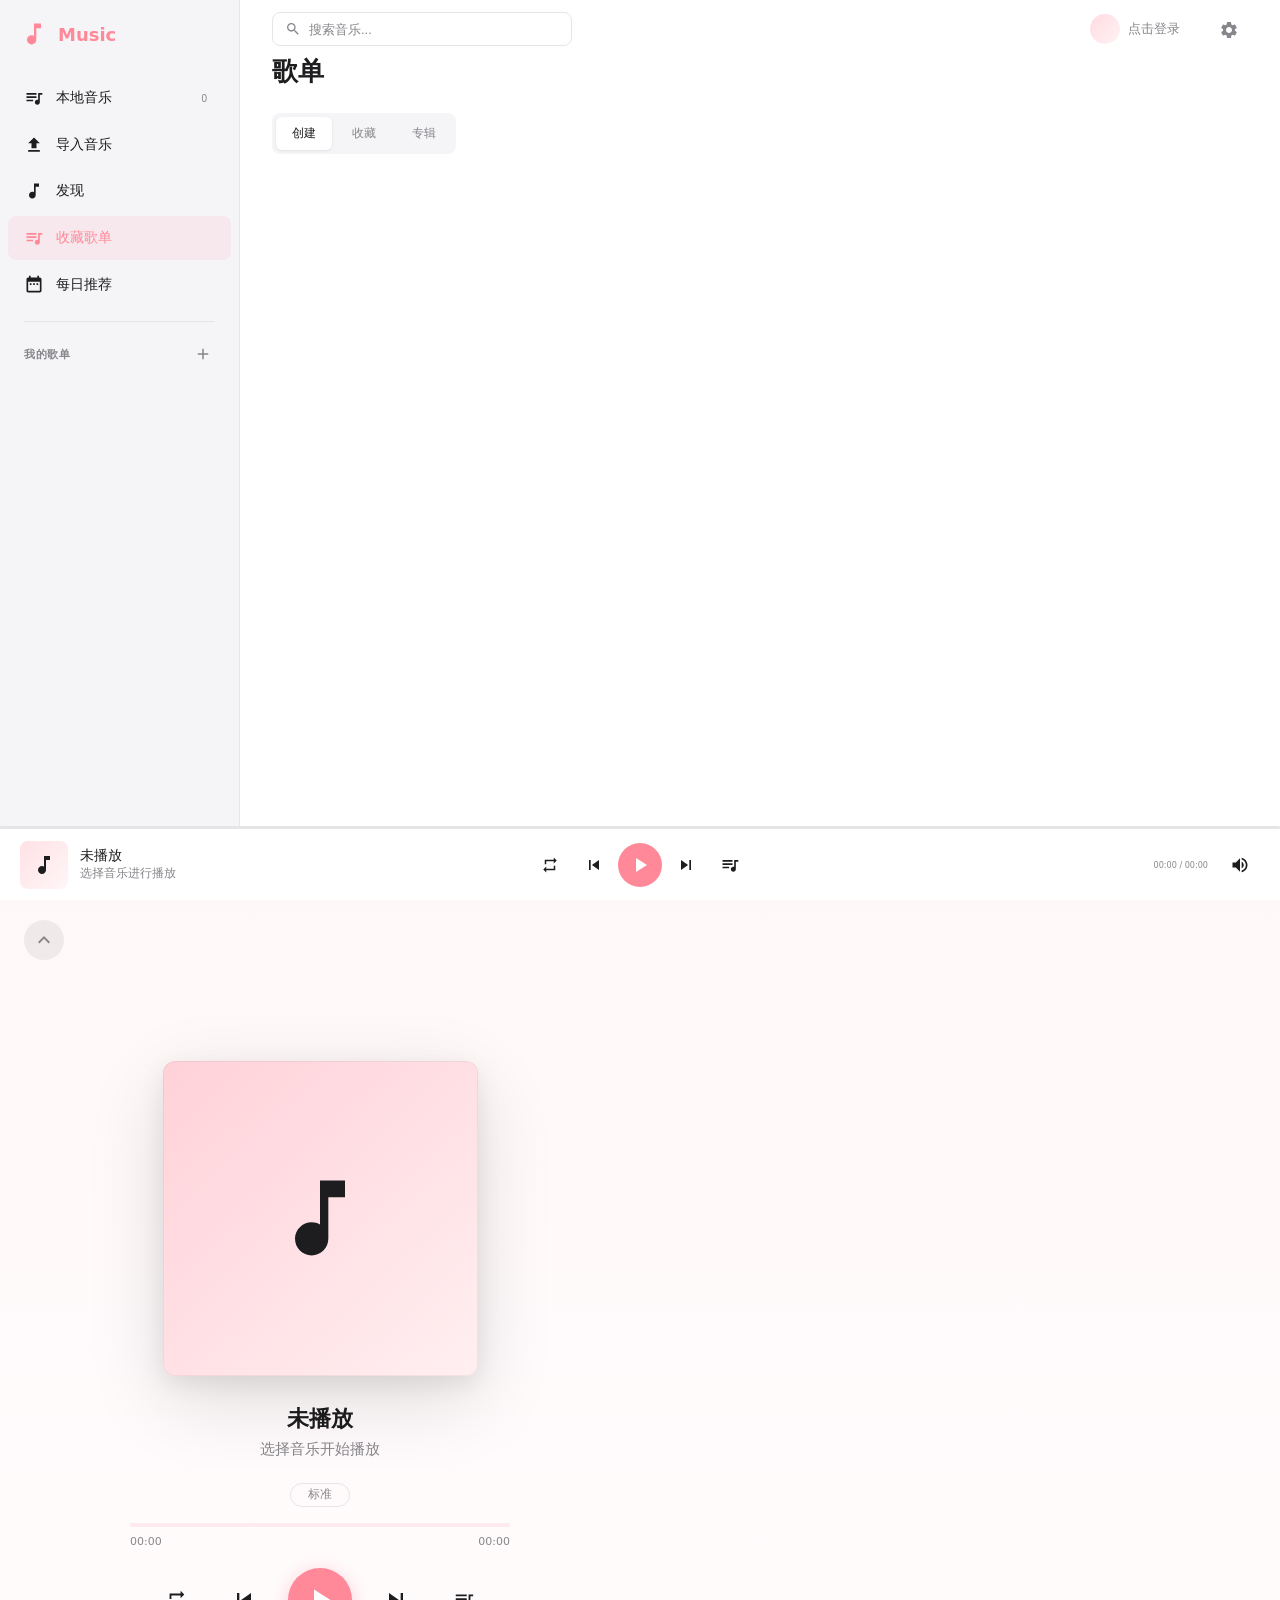
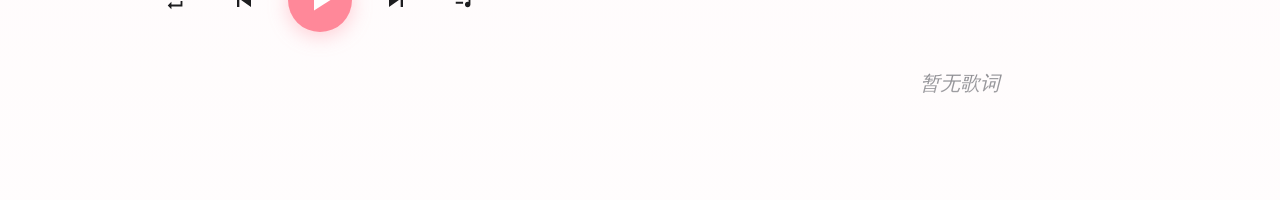
<file: index.html>
<!DOCTYPE html>
<html lang="en">
<head>
    <meta charset="UTF-8">
    <meta name="viewport" content="width=device-width, initial-scale=1.0">
    <title>MusicPlayer</title>
    <link rel="stylesheet" href="css/base.css">
    <link rel="stylesheet" href="css/sidebar.css">
    <link rel="stylesheet" href="css/main.css">
    <link rel="stylesheet" href="css/player.css">
    <link rel="stylesheet" href="css/components.css">
    <link rel="stylesheet" href="css/header.css">
</head>
<body>
    <!--整体布局容器-->
    <div class="app">
        <!--左侧导航栏-->
        <aside class="sidebar">
            <!--logo-->
            <div class="logo">
                <svg width="28" height="28" viewBox="0 0 24 24" fill="currentColor">
                    <path d="M12 3v10.55c-.59-.34-1.27-.55-2-.55C7.79 13 6 14.79 6 17s1.79 4 4 4 4-1.79 4-4V7h4V3h-6z"/>
                </svg>
                <span>Music</span>
            </div>
            <!--导航-->
            <nav class="nav">
                <div class="nav-top">
                    <!--本地音乐-->
                    <button class="nav-item " data-tab="all">
                        <svg width="20" height="20" viewBox="0 0 24 24" fill="currentColor">
                            <path d="M15 6H3v2h12V6zm0 4H3v2h12v-2zM3 16h8v-2H3v2zM17 6v8.18c-.31-.11-.65-.18-1-.18-1.66 0-3 1.34-3 3s1.34 3 3 3 3-1.34 3-3V8h3V6h-5z"/>
                        </svg>
                        <span>本地音乐</span>
                        <span class="nav-count" id="allMusicCount">0</span>
                    </button>
                    <!--导入音乐-->
                    <button class="nav-item " data-tab="import">
                        <svg width="20" height="20" viewBox="0 0 24 24" fill="currentColor">
                            <path d="M9 16h6v-6h4l-7-7-7 7h4v6zm-4 2h14v2H5v-2z"/>
                        </svg>
                        <span>导入音乐</span>
                    </button>
                    <!--发现-->
                    <button class="nav-item " data-tab="discovering">
                        <svg width="20" height="20" viewBox="0 0 24 24" fill="currentColor">
                            <path d="M12 3v10.55c-.59-.34-1.27-.55-2-.55C7.79 13 6 14.79 6 17s1.79 4 4 4 4-1.79 4-4V7h4V3h-6z"/>
                        </svg>
                        <span>发现</span>
                    </button>
                    <!--歌单-->
                    <button class="nav-item active" data-tab="playlists">
                        <svg width="20" height="20" viewBox="0 0 24 24" fill="currentColor">
                            <path d="M15 6H3v2h12V6zm0 4H3v2h12v-2zM3 16h8v-2H3v2zM17 6v8.18c-.31-.11-.65-.18-1-.18-1.66 0-3 1.34-3 3s1.34 3 3 3 3-1.34 3-3V8h3V6h-5z"/>
                        </svg>
                        <span>收藏歌单</span>
                    </button>
                    <!--今日推荐-->
                    <button class="nav-item" data-tab="daily">
                        <svg width="20" height="20" viewBox="0 0 24 24" fill="currentColor">
                            <path d="M19 3h-1V1h-2v2H8V1H6v2H5c-1.1 0-2 .9-2 2v14c0 1.1.9 2 2 2h14c1.1 0 2-.9 2-2V5c0-1.1-.9-2-2-2zm0 16H5V8h14v11zM9 10H7v2h2v-2zm4 0h-2v2h2v-2zm4 0h-2v2h2v-2z"/>
                        </svg>
                        <span>每日推荐</span>
                    </button>
                </div>
                <!--分割线-->
                <div class="nav-divider"></div>
                <!--歌单列表展示-->
                <div class="playlists-section">
                    <!--歌单列表头部-->
                    <div class="section-header">
                        <span>我的歌单</span>
                        <button class="add-playlist-btn" title="新建歌单">
                            <svg width="18" height="18" viewBox="0 0 24 24" fill="currentColor">
                                <path d="M19 13h-6v6h-2v-6H5v-2h6V5h2v6h6v2z"/>
                            </svg>
                        </button>
                    </div>
                    <!--歌单列表-->
                    <div class="playlists-list" id="playlistsList"></div>
                </div>
            </nav>
            
        </aside>
        <!--右侧内容区-->
        <main class="main">
            <!--顶部header-->
            <header class="header"> 
                <!--搜索框-->
                <div class="header-search-box">
                    <svg width="16" height="16" viewBox="0 0 24 24" fill="currentColor">
                        <path d="M15.5 14h-.79l-.28-.27C15.41 12.59 16 11.11 16 9.5 16 5.91 13.09 3 9.5 3S3 5.91 3 9.5 5.91 16 9.5 16c1.61 0 3.09-.59 4.23-1.57l.27.28v.79l5 4.99L20.49 19l-4.99-5zm-6 0C7.01 14 5 11.99 5 9.5S7.01 5 9.5 5 14 7.01 14 9.5 11.99 14 9.5 14z"/>
                    </svg>
                    <input type="text" placeholder="搜索音乐..." id="navSearchInput">
                </div>
                <!--右侧设置按钮和用户信息-->
                <div class="right-box">
                    <!--登录用户信息-->
                    <!--用户信息：未登录显示默认头像+登录提示，已登录显示头像+昵称-->
                    <div class="header-wrapper" id="headerUserWrapper">
                        <button class="header-login-btn" id="headerUserBtn" title="用户信息">
                            <div class="mini-login-user-info" id="headerUserInfo">
                                <div class="mini-user-avatar" id="headerUserAvatar"></div>
                                <h3 id="headerUserNickname" class="login-hint">点击登录</h3>
                            </div>
                        </button>
                        <!--用户信息弹出面板（已登录时点击头像弹出）-->
                        <div class="header-popup" id="headerUserPopup">
                            <div class="login-user-info">
                                <div class="user-avatar" id="headerPopupAvatar"></div>
                                <div class="user-details">
                                    <h3 id="headerPopupNickname"></h3>
                                    <p id="headerPopupUserId"></p>
                                </div>
                                <button class="btn-secondary" id="headerLogoutBtn">退出登录</button>
                            </div>
                        </div>
                    </div>
                    <!--设置按钮-->
                    <div class="settings">
                        <button class="settings-btn" id="settingsBtn">
                            <svg width="20" height="20" viewBox="0 0 24 24" fill="currentColor">
                                <path d="M19.14 12.94c.04-.3.06-.61.06-.94 0-.32-.02-.64-.07-.94l2.03-1.58c.18-.14.23-.41.12-.61l-1.92-3.32c-.12-.22-.37-.29-.59-.22l-2.39.96c-.5-.38-1.03-.7-1.62-.94l-.36-2.54c-.04-.24-.24-.41-.48-.41h-3.84c-.24 0-.43.17-.47.41l-.36 2.54c-.59.24-1.13.57-1.62.94l-2.39-.96c-.22-.08-.47 0-.59.22L2.74 8.87c-.12.21-.08.47.12.61l2.03 1.58c-.05.3-.07.62-.07.94s.02.64.07.94l-2.03 1.58c-.18.14-.23.41-.12.61l1.92 3.32c.12.22.37.29.59.22l2.39-.96c.5.38 1.03.7 1.62.94l.36 2.54c.05.24.24.41.48.41h3.84c.24 0 .44-.17.47-.41l.36-2.54c.59-.24 1.13-.56 1.62-.94l2.39.96c.22.08.47 0 .59-.22l1.92-3.32c.12-.22.07-.47-.12-.61l-2.01-1.58zM12 15.6c-1.98 0-3.6-1.62-3.6-3.6s1.62-3.6 3.6-3.6 3.6 1.62 3.6 3.6-1.62 3.6-3.6 3.6z"/>
                            </svg>
                        </button>
                    </div>
                </div>
            </header>
            <!--内容区-->
            <div class="main-content">
                <!--搜索结果-->
                <div class="tab-content" id="tabSearch">
                    <div class="content-header">
                        <div class="header-left">
                            <!--左侧返回按钮-->
                            <button class="back-btn" id="searchBackBtn">
                                <svg width="20" height="20" viewBox="0 0 24 24" fill="currentColor">
                                    <path d="M20 11H7.83l5.59-5.59L12 4l-8 8 8 8 1.41-1.41L7.83 13H20v-2z"/>
                                </svg>
                            </button>
                            <h1>搜索结果</h1>
                        </div>
                    </div>
                    <!--搜索歌曲展示-->
                    <div class="music-list" id="searchResults"></div>
                </div>
                <!--全部音乐-->
                <div class="tab-content " id="tabAll">
                    <div class="content-header">
                        <h1>全部音乐</h1>
                        <div class="search-box">
                            <svg width="18" height="18" viewBox="0 0 24 24" fill="currentColor">
                                <path d="M15.5 14h-.79l-.28-.27C15.41 12.59 16 11.11 16 9.5 16 5.91 13.09 3 9.5 3S3 5.91 3 9.5 5.91 16 9.5 16c1.61 0 3.09-.59 4.23-1.57l.27.28v.79l5 4.99L20.49 19l-4.99-5zm-6 0C7.01 14 5 11.99 5 9.5S7.01 5 9.5 5 14 7.01 14 9.5 11.99 14 9.5 14z"/>
                            </svg>
                            <input type="text" placeholder="搜索音乐..." id="searchInput">
                        </div>
                    </div>
                    <div class="music-list" id="musicList"></div>
                </div>
                <!--导入音乐-->
                <div class="tab-content" id="tabImport">
                    <div class="content-header">
                        <h1>导入音乐</h1>
                    </div>
                    <!--导入区域-->
                    <div class="import-area">
                        <div class="drop-zone" id="dropZone">
                            <svg width="48" height="48" viewBox="0 0 24 24" fill="currentColor">
                                    <path d="M10 4H4c-1.1 0-2 .9-2 2v12c0 1.1.9 2 2 2h16c1.1 0 2-.9 2-2V8c0-1.1-.9-2-2-2h-8l-2-2z"/>
                            </svg>
                            <p>选择音乐文件夹</p>
                            <p class="hint">点击选择包含音乐的目录，自动扫描匹配封面和歌词</p>
                        </div>
                        <!--扫描状态-->
                        <div class="scan-status" id="scanStatus" style="display: none;" >
                            <div class="scan-info">
                                <svg width="20" height="20" viewBox="0 0 24 24" fill="currentColor">
                                    <path d="M10 4H4c-1.1 0-2 .9-2 2v12c0 1.1.9 2 2 2h16c1.1 0 2-.9 2-2V8c0-1.1-.9-2-2-2h-8l-2-2z"/>
                                </svg>
                                <span id="scanPath"></span>
                            </div>
                            <div class="scan-result" id="scanResult"></div>
                        </div>
                        <div class="import-list" id="importList"></div>
                    </div>
                </div>
                <!--发现-->
                <div class="tab-content" id="tabDiscovering">
                    <div class="content-header">
                        <h1>发现</h1>
                    </div>
                    <!--雷达-->
                    <h2 class="section-title">雷达歌单</h2>
                    <div id="radarPlaylistGridView">
                        <div class="radar-playlists-grid" id="radarPlaylistsGrid"></div>
                    </div>
                    <!--推荐歌单-->
                    <h2 class="section-title">推荐歌单</h2>
                    <div id="recommendedPlaylistGridView">
                        <div class="recommended-playlists-grid" id="recommendedPlaylistsGrid"></div>
                    </div>
                </div>
                <!--歌单-->
                <div class="tab-content active" id="tabPlaylists">
                    <div class="content-header" id="playlistHeader">
                        <h1>歌单</h1>
                        <!--TODO:新建歌单待实现-->
                    </div>
                    <!--歌单切换tabs-->
                    <div class="playlist-tabs" id="playlistTabs">
                        <button class="playlist-tab active" data-type="created">创建</button>
                        <button class="playlist-tab" data-type="collected">收藏</button>
                        <button class="playlist-tab" data-type="album">专辑</button>
                    </div>
                    <!--歌单渲染区域-->
                    <div id="playlistGridView">
                        <div class="playlists-grid" id="playlistsGrid"></div>
                    </div>
                    <!--歌单详情(默认不显示)-->
                    <div id="playlistDetailView" style="display:none">
                        <div class="playlist-detail-header">
                            <div class="playlist-detail-cover" id="playlistDetailCover">
                                <svg width="40" height="40" viewBox="0 0 24 24" fill="currentColor">
                                    <path d="M15 6H3v2h12V6zm0 4H3v2h12v-2zM3 16h8v-2H3v2zM17 6v8.18c-.31-.11-.65-.18-1-.18-1.66 0-3 1.34-3 3s1.34 3 3 3 3-1.34 3-3V8h3V6h-5z"/>
                                </svg>
                            </div>
                            <div class="playlist-detail-info">
                                <div class="content-header">
                                    <div class="header-left">
                                        <button class="back-btn" id="playlistBackBtn">
                                            <svg width="20" height="20" viewBox="0 0 24 24" fill="currentColor">
                                                <path d="M20 11H7.83l5.59-5.59L12 4l-8 8 8 8 1.41-1.41L7.83 13H20v-2z"/>
                                            </svg>
                                        </button>
                                        <h1 id="playlistDetailTitle">歌单</h1>
                                    </div>
                                    <button class="btn-secondary" id="deletePlaylistBtn">
                                        <svg width="16" height="16" viewBox="0 0 24 24" fill="currentColor">
                                            <path d="M6 19c0 1.1.9 2 2 2h8c1.1 0 2-.9 2-2V7H6v12zM19 4h-3.5l-1-1h-5l-1 1H5v2h14V4z"/>
                                        </svg>
                                        删除歌单
                                    </button>
                                </div>
                            </div>
                        </div>
                        <div class="music-list" id="playlistMusicList"></div>
                    </div>
                </div>
                <!--每日推荐-->
                <div class="tab-content" id="tabDaily">
                    <div class="content-header">
                        <h1>每日推荐</h1>
                    </div>
                    <div class="daily-info" id="dailyInfo"></div>
                    <div class="music-list" id="dailyList"></div>
                </div>
                <!--设置-->
                <div class="tab-content" id="tabSettings">
                    <div class="content-header">
                        <div class="header-left">
                            <!--左侧返回按钮-->
                            <button class="back-btn" id="settingsBackBtn">
                                <svg width="20" height="20" viewBox="0 0 24 24" fill="currentColor">
                                    <path d="M20 11H7.83l5.59-5.59L12 4l-8 8 8 8 1.41-1.41L7.83 13H20v-2z"/>
                                </svg>
                            </button>
                            <!--标题文字-->
                            <h1>设置</h1>
                        </div>
                    </div>
                    <!--设置页面框架-->
                    <div class="settings-panel">
                        <!--api设置-->
                        <div class="settings-group">
                            <h3>API设置</h3>
                            <p class="settings-desc">点击输入API代理服务器地址</p>
                            <input class="api-input" id="apiBaseInput" placeholder="例如 https://api.example.com">
                        </div>
                        <!--账号登录-->
                        <div class="settings-group">
                            <h3>账号登录</h3>
                            <p class="settings-desc">点击登录按钮登录网易云账号</p>
                            <button class="login-btn">登录</button>
                        </div>
                        <!--主题色设置-->
                        <div class="settings-group">
                            <h3>主题色设置</h3>
                            <p class="settings-desc">选择你喜欢的主题颜色</p>
                            <div class="theme-colors" id="themeColors">
                                <button class="theme-color-btn active" style="background:#FF8899" data-color="#FF8899"></button>
                                <button class="theme-color-btn" style="background:#6C5CE7" data-color="#6C5CE7"></button>
                                <button class="theme-color-btn" style="background:#00B894" data-color="#00B894"></button>
                                <button class="theme-color-btn" style="background:#0984E3" data-color="#0984E3"></button>
                                <button class="theme-color-btn" style="background:#E17055" data-color="#E17055"></button>
                                <button class="theme-color-btn" style="background:#FDCB6E" data-color="#FDCB6E"></button>
                                <button class="theme-color-btn" style="background:#E84393" data-color="#E84393"></button>
                                <button class="theme-color-btn" style="background:#00CEC9" data-color="#00CEC9"></button>
                            </div>
                            <div class="custom-color">
                                <label>自定义颜色</label>
                                <div class="color-input-row">
                                    <input type="color" id="customColorPicker" value="#FF8899">
                                    <input type="text" id="customColorText" placeholder="#FF8899" maxlength="7">
                                </div>
                            </div>
                        </div>
                        <!--字体大小设置-->
                        <div class="settings-group">
                            <h3>字体大小</h3>
                            <p class="settings-desc">调整界面文字大小</p>
                            <div class="font-size-options">
                                <button class="font-size-btn" data-size="12">小</button>
                                <button class="font-size-btn active" data-size="14">中</button>
                                <button class="font-size-btn" data-size="16">大</button>
                                <button class="font-size-btn" data-size="18">特大</button>
                            </div>
                        </div>
                        <!--歌词字号设置-->
                        <div class="settings-group">
                            <h3>歌词字号</h3>
                            <p class="settings-desc">调整全屏播放器歌词显示大小</p>
                            <div class="lyric-size-slider">
                                <input type="range" id="lyricSizeSlider" min="14" max="50" value="20">
                                <span id="lyricSizeValue">20px</span>
                            </div>
                            <div class="lyric-preview">
                                <div class="lyric-line ">预览歌词</div>
                            </div>
                        </div>
                        <!--播放设置-->
                        <div class="settings-group">
                            <h3>播放设置</h3>
                            <div class="toggle-row">
                                <span>淡入淡出</span>
                                <label class="toggle">
                                    <input type="checkbox" id="fadeToggle" checked>
                                    <span class="toggle-slider"></span>
                                </label>
                            </div>
                            <div class="toggle-row">
                                <span>自动播放下一首</span>
                                <label class="toggle">
                                    <input type="checkbox" id="autoNextToggle" checked>
                                    <span class="toggle-slider"></span>
                                </label>
                            </div>
                            <div class="toggle-row">
                                <span>默认播放音质</span>
                                <div class="quality-select-wrapper">
                                    <button class="quality-select-btn" id="settingsQualBtn">标准</button>
                                    <div class="quality-popup" id="settingsQualPopup">
                                        <div class="quality-item" data-level="standard">标准</div>
                                        <div class="quality-item" data-level="higher">较高</div>
                                        <div class="quality-item" data-level="exhigh">极高</div>
                                        <div class="quality-item" data-level="lossless">无损</div>
                                        <div class="quality-item" data-level="hires">Hi-Res</div>
                                    </div>
                                </div>
                            </div>
                        </div>
                    </div>
                </div>
                <!--登录页-->
                <div class="tab-content" id="tabLogin">
                    <!--标题和返回按钮-->
                    <div class="content-header" id="playlistHeader">
                        <div class="header-left">
                            <button class="back-btn" id="loginBackBtn">
                                <svg width="20" height="20" viewBox="0 0 24 24" fill="currentColor">
                                    <path d="M20 11H7.83l5.59-5.59L12 4l-8 8 8 8 1.41-1.41L7.83 13H20v-2z"/>
                                </svg>
                            </button>
                            <h1>登录</h1>
                        </div>
                    </div>
                    <!--登录容器-->
                    <div class="login-container">
                        <!--登录卡片-->
                        <div class="login-card" id="loginCard">
                            <div class="login-content">
                                <div class="login-logo">
                                    <svg width="48" height="48" viewBox="0 0 24 24" fill="currentColor">
                                        <path d="M12 3v10.55c-.59-.34-1.27-.55-2-.55C7.79 13 6 14.79 6 17s1.79 4 4 4 4-1.79 4-4V7h4V3h-6z"/>
                                    </svg>
                                    <h2>Music</h2>
                                    <p>登录以同步你的歌单和收藏</p>
                                </div>
                                <div class="login-tabs" id="loginTabs">
                                    <button class="login-tab active" data-type="account">账号密码登录</button>
                                    <button class="login-tab" data-type="phone">验证码登录</button>
                                    <button class="login-tab" data-type="QRcode">扫码登录</button>
                                </div>
                                <div id="loginView">
                                    <div class="login-method" id="loginMethod"></div>
                                </div>
                            </div>
                            <!-- 登陆后用户信息区域 -->
                            <div class="login-user-info" id="loginUserInfo" style="display:none">
                                <div class="user-avatar" id="userAvatar"></div>
                                <div class="user-details">
                                    <h3 id="userNickname"></h3>
                                    <p id="userId"></p>
                                </div>
                                <button class="btn-secondary" id="logoutBtn">退出登录</button>
                            </div>
                        </div>
                    </div>
                </div>
            </div>
        </main>
        <!--底部播放栏-->
        <div class="player-bar" id="playerBar">
            <!--播放进度条-->
            <div class="player-progress" id="playerProgress">
                <div class="progress-bar">
                    <div class="progress-fill" id="progressFill"></div>
                </div>
            </div>
            <!--歌曲封面 歌手和歌名-->
            <div class="player-info clickable-area">
                <!--歌曲封面-->
                <div class="player-cover" id="playerCover">
                    <svg width="24" height="24" viewBox="0 0 24 24" fill="currentColor">
                        <path d="M12 3v10.55c-.59-.34-1.27-.55-2-.55C7.79 13 6 14.79 6 17s1.79 4 4 4 4-1.79 4-4V7h4V3h-6z"/>
                    </svg>
                </div>
                <!--歌曲信息-->
                <div class="player-meta">
                    <div class="player-title" id="playerTitle">未播放</div>
                    <div class="player-artist" id="playerArtist">选择音乐进行播放</div>
                </div>
            </div>
            <!--播放控制按钮-->
            <div class="player-controls">
                <!--播放顺序-->
                <button class="control-btn mode-btn" id="modeBtn" title="顺序播放">
                    <svg width="18" height="18" viewBox="0 0 24 24" fill="currentColor" class="mode-seq" >
                        <path d="M7 7h10v3l4-4-4-4v3H5v6h2V7zm10 10H7v-3l-4 4 4 4v-3h12v-6h-2v4z"/>
                    </svg>
                    <svg width="18" height="18" viewBox="0 0 24 24" fill="currentColor" class="mode-single" >
                        <path d="M7 7h10v3l4-4-4-4v3H5v6h2V7zm10 10H7v-3l-4 4 4 4v-3h12v-6h-2v4z"/>
                        <text x="12" y="15" text-anchor="middle" font-size="7" font-weight="bold" fill="currentColor">1</text>
                    </svg>
                    <svg width="18" height="18" viewBox="0 0 24 24" fill="currentColor" class="mode-shuffle" >
                        <path d="M10.59 9.17L5.41 4 4 5.41l5.17 5.17 1.42-1.41zM14.5 4l2.04 2.04L4 18.59 5.41 20 17.96 7.46 20 9.5V4h-5.5zm.33 9.41l-1.41 1.41 3.13 3.13L14.5 20H20v-5.5l-2.04 2.04-3.13-3.13z"/>
                    </svg>
                </button>
                <!--上一首-->
                <button class="control-btn " id="prevBtn" title="上一首">
                    <svg width="20" height="20" viewBox="0 0 24 24" fill="currentColor">
                        <path d="M6 6h2v12H6zm3.5 6l8.5 6V6z"/>
                    </svg>
                </button>
                <!--播放按钮-->
                <button class="control-btn play-btn" id="playBtn" title="播放">
                    <svg width="24" height="24" viewBox="0 0 24 24" fill="currentColor" class="play-icon">
                        <path d="M8 5v14l11-7z"/>
                    </svg>
                    <svg width="24" height="24" viewBox="0 0 24 24" fill="currentColor" class="pause-icon" style="display:none">
                        <path d="M6 19h4V5H6v14zm8-14v14h4V5h-4z"/>
                    </svg>
                </button>
                <!--下一首-->
                <button class="control-btn" id="nextBtn" title="下一首">
                    <svg width="20" height="20" viewBox="0 0 24 24" fill="currentColor">
                        <path d="M6 18l8.5-6L6 6v12zM16 6v12h2V6h-2z"/>
                    </svg>
                </button>
                <!--播放列表-->
                <div class="queue-wrapper" id="queueWrapper">
                    <button class="control-btn" id="queueBtn" title="播放列表">
                        <svg width="20" height="20" viewBox="0 0 24 24" fill="currentColor">
                            <path d="M15 6H3v2h12V6zm0 4H3v2h12v-2zM3 16h8v-2H3v2zM17 6v8.18c-.31-.11-.65-.18-1-.18-1.66 0-3 1.34-3 3s1.34 3 3 3 3-1.34 3-3V8h3V6h-5z"/>
                        </svg>
                    </button>
                    <div class="queue-popup" id="queuePopup">
                        <div class="queue-header">
                            <span class="queue-title">播放列表</span>
                            <span class="queue-count" id="queueCount">0 首歌曲</span>
                        </div>
                        <div class="queue-list" id="queueList"></div>
                    </div>
                </div>
            </div>
            <!--歌曲时间和音量调节不可click,防止调节音量时弹出全屏播放程序-->
            <div class="player-extra clickable-area">
                <!--播放进度-->
                <span class="time-info" id="timeInfo">00:00 / 00:00</span>
                <!--音量调节-->
                <div class="volume-wrapper" id="volumeWrapper">
                    <button class="control-btn volume-btn" id="volumeBtn" title="音量">
                        <svg width="20" height="20" viewBox="0 0 24 24" fill="currentColor" class="vol-icon-on">
                            <path d="M3 9v6h4l5 5V4L7 9H3zm13.5 3c0-1.77-1.02-3.29-2.5-4.03v8.05c1.48-.73 2.5-2.25 2.5-4.02zM14 3.23v2.06c2.89.86 5 3.54 5 6.71s-2.11 5.85-5 6.71v2.06c4.01-.91 7-4.49 7-8.77s-2.99-7.86-7-8.77z"/>
                        </svg>
                        <svg width="20" height="20" viewBox="0 0 24 24" fill="currentColor" class="vol-icon-off" style="display:none">
                            <path d="M16.5 12c0-1.77-1.02-3.29-2.5-4.03v2.21l2.45 2.45c.03-.2.05-.41.05-.63zm2.5 0c0 .94-.2 1.82-.54 2.64l1.51 1.51C20.63 14.91 21 13.5 21 12c0-4.28-2.99-7.86-7-8.77v2.06c2.89.86 5 3.54 5 6.71zM4.27 3L3 4.27 7.73 9H3v6h4l5 5v-6.73l4.25 4.25c-.67.52-1.42.93-2.25 1.18v2.06c1.38-.31 2.63-.95 3.69-1.81L19.73 21 21 19.73l-9-9L4.27 3zM12 4L9.91 6.09 12 8.18V4z"/>
                        </svg>
                    </button>
                    <div class="volume-popup" id="volumePopup">
                        <div class="volume-slider-vertical">
                            <div class="volume-track" id="volumeTrack">
                                <div class="volume-fill-vertical" id="volumeFillVertical"></div>
                            </div>
                            <div class="volume-thumb" id="volumeThumb"></div>
                        </div>
                        <span class="volume-percent" id="volumePercent">50%</span>
                    </div>
                </div>
            </div>
        </div>
        <!--全屏播放器-->
        <div class="fullscreen-player" id="fullscreenPlayer">
            <div class="fullscreen-player-inner">
                <!--左上角关闭按钮-->
                <button class="close-btn" id="closePlayer">
                    <svg width="24" height="24" viewBox="0 0 24 24" fill="currentColor">
                        <path d="M7.41 15.41L12 10.83l4.59 4.58L18 14l-6-6-6 6z"/>
                    </svg>
                </button>
                <!--主体界面-->
                <div class="player-content">
                    <!--左侧封面等-->
                    <div class="player-left">
                        <!--封面-->
                        <div class="album-cover" id="albumCover">
                            <svg width="100" height="100" viewBox="0 0 24 24" fill="currentColor">
                                <path d="M12 3v10.55c-.59-.34-1.27-.55-2-.55C7.79 13 6 14.79 6 17s1.79 4 4 4 4-1.79 4-4V7h4V3h-6z"/>
                            </svg>
                        </div>
                        <!--歌曲信息-->
                        <div class="song-info">
                            <h2 class="song-title" id="songTitle">未播放</h2>
                            <p class="song-artist" id="songArtist">选择音乐开始播放</p>
                        </div> 
                        <!--音质切换-->
                        <div class="control-quality">
                            <button class="control-quality-btn" id="qualBtn">标准</button>
                            <div class="quality-popup" id="qualityPopup">
                                <div class="quality-item" data-level="standard">标准</div>
                                <div class="quality-item" data-level="higher">较高</div>
                                <div class="quality-item" data-level="exhigh">极高</div>
                                <div class="quality-item" data-level="lossless">无损</div>
                                <div class="quality-item" data-level="hires">Hi-Res</div>
                            </div>
                        </div>
                        <!--进度条-->
                        <div class="progress-container">
                            <div class="progress-bar-large" id="progressBarLarge">
                                <div class="progress-fill-large" id="progressFillLarge"></div>
                            </div>
                            <div class="time-display">
                                <span id="currentTime">00:00</span>
                                <span id="totalTime">00:00</span>
                            </div>
                        </div>
                        <!--控制按钮-->
                        <div class="controls-large">
                            <button class="control-btn-large mode-btn-large" id="modeBtnLarge" title="顺序播放">
                                <svg width="22" height="22" viewBox="0 0 24 24" fill="currentColor" class="mode-seq">
                                    <path d="M7 7h10v3l4-4-4-4v3H5v6h2V7zm10 10H7v-3l-4 4 4 4v-3h12v-6h-2v4z"/>
                                </svg>
                                <svg width="22" height="22" viewBox="0 0 24 24" fill="currentColor" class="mode-single">
                                    <path d="M7 7h10v3l4-4-4-4v3H5v6h2V7zm10 10H7v-3l-4 4 4 4v-3h12v-6h-2v4z"/>
                                    <text x="12" y="15" text-anchor="middle" font-size="7" font-weight="bold" fill="currentColor">1</text>
                                </svg>
                                <svg width="22" height="22" viewBox="0 0 24 24" fill="currentColor" class="mode-shuffle">
                                    <path d="M10.59 9.17L5.41 4 4 5.41l5.17 5.17 1.42-1.41zM14.5 4l2.04 2.04L4 18.59 5.41 20 17.96 7.46 20 9.5V4h-5.5zm.33 9.41l-1.41 1.41 3.13 3.13L14.5 20H20v-5.5l-2.04 2.04-3.13-3.13z"/>
                                </svg>
                            </button>
                            <button class="control-btn-large" id="prevBtnLarge">
                                <svg width="28" height="28" viewBox="0 0 24 24" fill="currentColor">
                                    <path d="M6 6h2v12H6zm3.5 6l8.5 6V6z"/>
                                </svg>
                            </button>
                            <button class="control-btn-large play-btn-large" id="playBtnLarge">
                                <svg width="36" height="36" viewBox="0 0 24 24" fill="currentColor" class="play-icon">
                                    <path d="M8 5v14l11-7z"/>
                                </svg>
                                <svg width="36" height="36" viewBox="0 0 24 24" fill="currentColor" class="pause-icon" style="display:none">
                                    <path d="M6 19h4V5H6v14zm8-14v14h4V5h-4z"/>
                                </svg>
                            </button>
                            <button class="control-btn-large" id="nextBtnLarge">
                                <svg width="28" height="28" viewBox="0 0 24 24" fill="currentColor">
                                    <path d="M6 18l8.5-6L6 6v12zM16 6v12h2V6h-2z"/>
                                </svg>
                            </button>
                            <div class="queue-wrapper" id="queueWrapperLarge">
                            <button class="control-btn-large" id="queueBtnLarge" title="播放列表">
                                <svg width="22" height="22" viewBox="0 0 24 24" fill="currentColor">
                                    <path d="M15 6H3v2h12V6zm0 4H3v2h12v-2zM3 16h8v-2H3v2zM17 6v8.18c-.31-.11-.65-.18-1-.18-1.66 0-3 1.34-3 3s1.34 3 3 3 3-1.34 3-3V8h3V6h-5z"/>
                                </svg>
                            </button>
                            <div class="queue-popup" id="queuePopupLarge">
                                <div class="queue-header">
                                    <span class="queue-title">播放列表</span>
                                    <span class="queue-count" id="queueCountLarge">0 首歌曲</span>
                                </div>
                                <div class="queue-list" id="queueListLarge"></div>
                            </div>
                        </div>
                        </div>
                    </div>
                    <!--右侧歌词-->
                    <div class="player-right">
                        <div class="lyrics-container" id="lyricsContainer">
                            <div class="lyric-line placeholder">暂无歌词</div>
                        </div>
                    </div>
                </div>
            </div>
        </div>
    </div>
    <audio id="audioPlayer"></audio>
    <!--导入script-->
    <script type="module" src="js/main.js"></script>
</body>
</html>
</file>
<file: css/base.css>
﻿/*CSS 变量、全局重置、基础布局*/
/*css变量*/
:root {
    --theme-color: #FF8899;
    --theme-color-rgb: 255, 136, 153;
    --bg: #FFFFFF;
    --bg-secondary: #F5F5F7;
    --bg-tertiary: #EBEBED;
    --text: #1D1D1F;
    --text-secondary: #86868B;
    --border: #E5E5E7;
    --sidebar-width: 17.143em;
    --player-height: 72px;
    --radius: 12px;
    --radius-sm: 8px;
    --radius-full: 9999px;
    --font-size: 14px;
    --lyric-size: 20px;
    --header-height: 30px;
    --header-search-width: 300px;
}
/*重置全局样式*/
* {
    margin: 0;/* 重置所有HTML元素的外边距为0，消除浏览器默认边距*/
    padding: 0;/* 重置所有HTML元素的内边距为0，消除浏览器默认边距*/
    box-sizing: border-box;/*将所有元素的盒模型设置为border-box，意味着width和height包含padding和border*/
}

/*页面基础样式*/
body {
    font-family: system-ui, -apple-system, BlinkMacSystemFont, 'Segoe UI', Roboto, Oxygen, Ubuntu, Cantarell, 'Open Sans', 'Helvetica Neue', sans-serif;
    background: var(--bg);
    color: var(--text);/*文字颜色*/
    overflow: hidden;/*禁止页面滚动，整体页面内部区域滚动*/
    height: 100vh;
    font-size: var(--font-size);
}

/*整体布局容器初始化*/
.app {
    display: flex;/*flex布局，让侧边栏和主内容水平布局*/
    height: calc(100vh - var(--player-height));/*)	高度 = 视口高度 - 底部播放器高度(72px) - 头部高度，确保主内容区不被播放器和头部遮挡*/
}
</file>
<file: css/sidebar.css>
﻿/*侧边栏样式：Logo、导航、歌单列表*/

/* ============================
   侧边栏整体容器
   固定宽度、纵向Flex布局、与主内容区右侧分隔
   ============================ */
.sidebar {
    width: var(--sidebar-width);            /* 侧边栏宽度，默认 17.143em */
    background: var(--bg-secondary);        /* 次级背景色，用于区分主内容区 */
    border-right: 1px solid var(--border);  /* 右侧分割线 */
    display: flex;                          /* 启用Flex布局 */
    flex-direction: column;                 /* 子元素纵向排列（指定了弹性子元素在父容器中的位置） */
    flex-shrink: 0;                         /* 不允许被压缩，保持固定宽度 */
}

/* ============================
   Logo区域 - 左上角标识
   音符图标 + "Music" 文字，主题色高亮
   ============================ */
.logo {
    display: flex;
    align-items: center;    /* 垂直居中 */
    gap: 10px;              /* 图标与文字间距 */
    padding: 20px;          /* 上方留白，距顶部有呼吸感 */
    font-size: 1.286em;     /*Music文字大小*/
    font-weight: 600;       /*字体半粗体*/
    color: var(--theme-color); /*LOGO颜色*/
    white-space: nowrap;    /* 防止文字换行 */
}

/* ============================
   顶部搜索框
   包含搜索图标 + 输入框，白色背景+边框
   ============================ */
.header-search-box {
    display: flex;
    align-items: center;
    gap: 8px;
    padding: 8px 12px;
    background: var(--bg);          /* 白色背景，从次级背景中突出 */
    border: 1px solid var(--border);/* 浅灰色边框 */
    border-radius: var(--radius-sm);
    margin-bottom: 8px;
    margin-top: 8px;
    width: var(--header-search-width); /* 搜索框宽度 */
}
/* 搜索图标灰色 */
.header-search-box svg {
    color: var(--text-secondary);
    flex-shrink: 0;
}
/* 搜索输入框 */
.header-search-box input {
    border: none;           /* 去掉边框，由父容器提供 */
    background: transparent;/* 透明背景 */
    outline: none;          /* 去掉焦点轮廓（由父容器 focus-within 替代） */
    font-size: 13px;
    width: 100%;            /* 填满剩余空间 */
    color: var(--text);
}
/* 输入框占位符灰色 */
.header-search-box input::placeholder {
    color: var(--text-secondary);
}
/* 搜索框获得焦点时 - 边框变为主题色 */
.header-search-box:focus-within {
    border-color: var(--theme-color);
}

/* ============================
   导航区域容器
   填充剩余空间、纵向排列、内部可滚动
   ============================ */
.nav {
    flex:1;                 /* 占据侧边栏剩余全部高度，可以将setting按钮挤到最下面 */
    padding: 8px;           /* 内边距让内容不贴边 */
    display: flex;
    flex-direction: column;
    overflow: hidden;       /* 隐藏溢出，由子元素控制滚动 */
}
/* ============================
   导航项容器（搜索框+导航按钮组）
   不允许压缩，始终完整显示
   ============================ */
.nav-top {
    flex-shrink: 0;
}
/* ============================
   导航按钮（本地音乐/导入/歌单/每日推荐等）
   通栏按钮，左侧图标+右侧文字，hover有背景色
   ============================ */
.nav-item {
    display: flex;
    align-items: center;
    gap: 12px;              /* 图标与文字间距 */
    width: 100%;            /* 通栏 */
    padding: 12px 16px;     /* 内边距 */
    border: none;           /* 去掉默认边框 */
    background: transparent;/* 透明背景 */
    color: var(--text);     /* 默认文字色 */
    font-size: inherit;     /* 继承父级字号 */
    cursor: pointer;        /* 鼠标变为手型 */
    border-radius: var(--radius-sm); /* 8px 圆角 */
    transition: all 0.2s;   /* 平滑过渡动画 */
    margin-bottom: 0.3vh;   /*按钮下方外边距，防止按钮贴的太近影响美观度*/
}
/* 导航按钮悬停效果 - 浅灰色背景 */
.nav-item:hover {
    background: rgba(0,0,0,0.05);
}
/* 导航按钮激活状态 - 主题色高亮 */
.nav-item.active {
    background: rgba(var(--theme-color-rgb),0.12); /* 主题色12%透明度背景 */
    color: var(--theme-color);  /* 文字变为主题色 */
    font-weight: 500;           /* 稍微加粗 */
}   
/* ============================
   导航项右侧计数徽章（如"本地音乐 12"）
   右对齐、小字号、圆角药丸形
   ============================ */
.nav-count {
    margin-left: auto;      /* 推到最右侧 */
    font-size: 0.714em;     /* 10px，比正文小 */
    color: var(--text-secondary); /* 次级灰色文字 */
    background: var(--bg-secondary); /* 浅灰背景 */
    padding: 2px 8px;       /* 小内边距 */
    border-radius: var(--radius-full); /* 9999px 完全圆角（药丸形） */
    font-weight: 500;
}
/* 激活状态下计数徽章也跟随主题色 */
.nav-item.active .nav-count {
    background: rgba(var(--theme-color-rgb), 0.15);/* 主题色15%背景 */
    color: var(--theme-color);/* 文字变为主题色 */
}
/* ============================
   导航分隔线
   分隔上方按钮组与下方歌单列表
   ============================ */
.nav-divider {
    height: 1px;            /* 细线 */
    background: var(--border); /* 边框色 */
    margin: 12px 16px;      /* 上下间距，左右留边距 */
}
/* ============================
   歌单列表容器
   填充剩余空间，内部歌单项可滚动
   min-height:0 防止Flex子元素撑破容器
   ============================ */
.playlists-section {
    padding: 0;
    flex: 1;                /* 占据剩余高度 */
    overflow-y: auto;       /* 纵向滚动 */
    min-height: 0;          /* 重要！Flex子元素默认min-height:auto会导致无法滚动 */
}
/* ============================
   歌单区域标题头（"我的歌单" + 新建按钮）
   左右两端对齐，小字号大写字母
   ============================ */
.section-header {
    display: flex;
    align-items: center;
    justify-content: space-between;/* 左右两端对齐 */
    padding: 8px 16px;
    font-size: 0.786em;
    font-weight: 600;
    color: var(--text-secondary); /* 灰色辅助文字 */
    text-transform: uppercase;    /* 大写字母，增强标题感 */
    letter-spacing: 0.5px;        /* 字间距微调 */
    flex-shrink: 0;                         /* 不允许被压缩，保持固定宽度 */
}
/* ============================
   新建歌单按钮（"+" 图标）
   小型方形按钮，hover变为主题色
   ============================ */
.add-playlist-btn {
    width: 24px;
    height: 24px;
    border: none;
    background: transparent;
    color: var(--text-secondary);
    cursor: pointer;
    border-radius: var(--radius-sm);
    display: flex;
    align-items: center;
    justify-content: center;/*主轴居中*/
    transition: all 0.2s;
}
/*悬停效果*/
.add-playlist-btn:hover {
    background: rgba(var(--theme-color-rgb), 0.15);
    color: var(--theme-color);
}
/* ============================
   歌单列表容器
   左右留出间距
   ============================ */
.playlists-list {
    padding: 0 8px;
}
/* ============================
   单个歌单项（歌单名称行）
   图标 + 歌单名，hover有灰色背景
   ============================ */
.playlist-item {
    display: flex;
    align-items: center; /*交叉轴居中*/
    gap: 10px;
    padding: 10px 16px;
    font-size: inherit;
    cursor: pointer;
    border-radius: var(--radius-sm);
    color: var(--text);
    transition: background 0.2s;
}
/*悬停效果*/
.playlist-item:hover {
    background: rgba(0,0,0,0.05);
}
/* 歌单项内的SVG图标默认灰色 */
.playlist-item svg {
    color: var(--text-secondary);
    flex-shrink: 0;/* 防止图标被压缩 */
}
/* ============================
   歌单封面缩略图（侧边栏中20x20的小方块）
   用于显示歌单第一首歌的封面
   ============================ */
.playlist-item-cover {
    width: 20px;
    height: 20px;
    border-radius: 4px;
    background: var(--bg-secondary); /* 默认无封面时的占位背景 */
    display: flex;
    align-items: center;
    justify-content: center;
    flex-shrink: 0;             /*防止图片被压缩*/
    background-size: cover;     /* 封面图铺满 */
    background-position: center;/* 封面图居中裁切 */
    color: var(--text-secondary); /* 无封面时SVG图标颜色 */
}
/* ============================
   底部设置区域
   顶部边框分隔，固定在侧边栏最下方
   ============================ */
.settings {
    padding: 12px;
    border-top: 1px solid var(--border);
}
/* ============================
   设置按钮（齿轮图标 + "设置"文字）
   通栏灰色按钮，hover变深
   ============================ */
.settings-btn {
    display: flex;
    align-items: center;
    gap: 10px;
    width: 100%;
    padding: 10px 16px;
    border: none;
    background: transparent;
    color: var(--text-secondary);
    font-size: inherit;
    cursor: pointer;
    border-radius: var(--radius-sm);
    transition: all 0.2s;
}

.settings-btn:hover {
    background: rgba(0,0,0,0.05);
    color: var(--text); /* 悬停时文字变深 */
}
</file>
<file: css/main.css>
﻿/*主内容区：音乐列表、歌单网格、按钮*/
/* ============================
   主内容区容器
   填满侧边栏右侧剩余空间，内部可独立滚动
   ============================ */
.main  {
    flex: 1;            /* 占满剩余宽度 */
    overflow-y: auto;   /* 内容超出时纵向滚动 */
    padding: 24px 32px; /* 内边距，留出呼吸感 */
}
/* ============================
   主内容区顶部
   顶部导航栏 + 标签页 + 内容区
   ============================ */
.main-content { 
    margin-top: var(--header-height);
}
/* ============================
   标签页内容区
   所有标签页默认隐藏，只有.active的才显示
   切换时带淡入动画
   ============================ */
.tab-content {
    display: none;              /* 默认隐藏 */
    animation: fadeIn 0.2s ease;/* 显示时淡入动画 */
}

.tab-content.active {
    display: block; /* 激活状态才显示 */
}
/* 淡入动画 - 从下方8px处淡入 */
@keyframes fadeIn {
    from { opacity: 0; transform: translateY(8px); }
    to { opacity: 1; transform: translateY(0); }
}
/* ============================
   内容区顶部标题栏
   左侧标题 + 右侧操作按钮/搜索框，两端对齐
   ============================ */
.content-header {
    display: flex;
    align-items: center;
    justify-content: space-between; /* 左右两端对齐 */
    margin-bottom: 24px; /* 与下方内容间距 */
}
/*标题*/
.content-header h1 {
    font-size: 1.857em; /* 26px，页面主标题 */
    font-weight: 600;
    white-space: nowrap; /* 标题不换行 */
}
/* 标题栏左侧（返回按钮 + 标题） */
.header-left {
    display: flex;
    align-items: center;
    gap: 12px;
}
/* 返回按钮 - 圆形灰色按钮，hover时左移2px暗示"返回" */
.back-btn {
    width: 36px;
    height: 36px;
    border: none;
    background: var(--bg-secondary);
    color: var(--text);
    cursor: pointer;
    border-radius: 50%;
    display: flex;
    align-items: center;
    justify-content: center;
    transition: all 0.2s;
}

.back-btn:hover {
    background: var(--border);
    transform: translateX(-2px); /* 轻微左移，暗示"返回"方向 */
}
/* ============================
   搜索框（本地音乐内容区右上角）
   胶囊形，包含搜索图标 + 输入框
   ============================ */
.search-box {
    display: flex;
    align-items: center;
    gap: 8px;
    padding: 8px 16px;
    background: var(--bg-secondary);
    border-radius: var(--radius-full);
    border: 1px solid transparent; /* 透明边框，焦点时变色 */
    width: 240px;
    transition: border-color 0.2s;
}
/* 搜索框聚焦时 - 边框变为主题色 */
.search-box:focus-within {
    border-color: var(--theme-color);
}
/* 搜索图标灰色，不允许缩小 */
.search-box svg {
    color: var(--text-secondary);
    flex-shrink: 0;
}
/* 搜索输入框 */
.search-box input {
    border:none; /* 去掉边框，由父容器提供 */
    background: transparent;
    outline: none;          /* 去掉焦点轮廓 */
    font-size: 0.929em;    /* 13px */
    width: 100%;            /* 填满剩余空间 */
}
/* ============================
   导入音乐区域
   拖拽区 + 扫描状态 + 导入列表
   ============================ */
.import-area {
    display: flex;
    flex-direction: column;
    gap: 24px;
}
/* 拖拽选择区 - 虚线边框，可点击选择文件夹 */
.drop-zone {
    display: flex;
    flex-direction: column;
    align-items: center;
    justify-content: center;
    padding: 60px 20px;
    border: 2px dashed var(--border);
    border-radius: var(--radius);
    cursor: pointer;
    transition: all 0.2s;
}
/* 拖拽悬停/拖入文件时 - 边框变主题色 */
.drop-zone:hover,
.drop-zone.dragover {
    border-color: var(--theme-color);
    background: rgba(var(--theme-color-rgb), 0.04); /* 主题色4%背景 */
}

.drop-zone svg {
    margin-bottom: 12px;
    color: var(--text-secondary);
}

.drop-zone p {
    color: var(--text-secondary);
}

.drop-zone .hint {
    font-size: 0.857em;
    margin-top: 4px;
    opacity: 0.7;
}
/* 扫描状态信息（选中文件夹后显示） */
.scan-status {
    padding: 16px 20px;
    background: var(--bg-secondary);
    border-radius: var(--radius);
}
.scan-info {
    display: flex;
    align-items: center;
    gap: 10px;
    margin-bottom: 8px;
}
.scan-info svg {
    color: var(--theme-color);
    flex-shrink: 0;
}
/* 扫描路径（文字过长时省略） */
.scan-info span {
    font-size: 0.929em;
    color: var(--text-secondary);
    white-space: nowrap;
    overflow: hidden;
    text-overflow: ellipsis;
}
.scan-result {
    font-size: 0.929em;
    color: var(--text);
}

/* ============================
   单个音乐项（歌曲行）
   封面 + 歌名/歌手 + 播放指示器 + 更多按钮
   ============================ */
.music-item {
    display: flex;
    align-items: center;
    gap: 12px;
    padding: 10px 16px;
    border-radius: var(--radius-sm);
    cursor: pointer;
    transition: background 0.15s;
}

.music-item:hover {
    background: var(--bg-secondary);
}

/*正在播放的歌曲样式*/
.music-item.playing {
    background: rgba(var(--theme-color-rgb), 0.08);
}
/*封面*/
.music-item .cover {
    width: 44px;
    height: 44px;
    border-radius: var(--radius-sm);
    background: linear-gradient(135deg, rgba(var(--theme-color-rgb), 0.25), rgba(var(--theme-color-rgb), 0.08)); /* 主题色渐变占位 */
    display: flex;
    align-items: center;
    justify-content: center;
    flex-shrink: 0;         /* 不允许被压缩 */
    overflow: hidden;
}

.music-item .cover img {
    width: 100%;
    height: 100%;
    object-fit: cover;
}

.music-item .info {
    flex: 1;
    min-width: 0;
}

.music-item .title {
    font-weight: 500;
    white-space: nowrap;
    overflow: hidden;
    text-overflow: ellipsis;
    font-size: inherit;
}

.music-item .artist {
    font-size: 0.857em;
    color: var(--text-secondary);
    white-space: nowrap;
    overflow: hidden;
    text-overflow: ellipsis;
}

/*歌曲时长*/
.music-item .duration {
    font-size: 0.857em;
    color: var(--text-secondary);
    flex-shrink: 0;
}

/* ============================
   播放指示器（均衡器动画）
   三根竖线跳动，默认隐藏，当前播放歌曲显示
   ============================ */
.music-item .playing-indicator {
    display: none;          /* 默认隐藏 */
    width: 16px;
}

/* 正在播放的歌曲显示指示器 */
.music-item.playing .playing-indicator {
    display: flex;
    gap: 2px;
    align-items: flex-end;  /* 底部对齐 */
    height: 16px;
}

/* 每根柱子 */
.music-item.playing .playing-indicator span {
    width: 3px;
    background: var(--theme-color);
    border-radius: 2px;
    animation: eq 0.8s ease-in-out infinite; /* 均衡器跳动动画 */
}

/* 三根柱子不同高度和延迟，模拟音乐跳动 */
.music-item.playing .playing-indicator span:nth-child(1) { height: 8px; animation-delay: 0s; }
.music-item.playing .playing-indicator span:nth-child(2) { height: 14px; animation-delay: 0.15s; }
.music-item.playing .playing-indicator span:nth-child(3) { height: 6px; animation-delay: 0.3s; }

/* 均衡器动画 - 缩放模拟跳动 */
@keyframes eq {
    0%, 100% { transform: scaleY(1); }
    50% { transform: scaleY(0.4); }
}

/* ============================
   空状态提示
   当列表无内容时居中显示
   ============================ */
.empty-state {
    display: flex;
    flex-direction: column;
    align-items: center;
    justify-content: center;
    padding: 80px 20px;     /* 大量上下内边距 */
    color: var(--text-secondary);
}

.empty-state svg {
    margin-bottom: 16px;
    opacity: 0.2;           /* 图标很淡 */
}

.empty-state p {
    font-size: 1.071em;     /* 15px */
    margin-bottom: 4px;
}

.empty-state .hint {
    font-size: 0.929em;     /* 13px */
    opacity: 0.6;           /* 提示文字更淡 */
}
/* ============================
   按钮样式
   主要按钮（主题色）和次要按钮（灰色）
   ============================ */
.btn-primary {
    display: flex;
    align-items: center;
    gap: 8px;
    padding: 10px 20px;
    background: var(--theme-color);
    color: white;
    border: none;
    border-radius: var(--radius-full); /* 胶囊形 */
    font-size: inherit;
    font-weight: 500;
    cursor: pointer;
    transition: opacity 0.2s, transform 0.1s;
}

.btn-primary:hover { opacity: 0.9; }
.btn-primary:active { transform: scale(0.97); } /* 按下时轻微缩小 */

.btn-secondary {
    padding: 10px 20px;
    background: var(--bg-secondary);
    color: var(--text);
    border: none;
    border-radius: var(--radius-full);
    font-size: inherit;
    cursor: pointer;
    transition: background 0.2s;
}

.btn-secondary:hover { background: var(--border); }

/* ============================
   歌单标签页切换栏
   创建/收藏/专辑 四个标签，药丸形选中效果
   ============================ */
.playlist-tabs {
    display: flex;
    gap: 4px;
    margin-bottom: 20px;
    padding: 4px;           /* 内缩padding，形成轨道效果 */
    background: var(--bg-secondary); /* 灰色轨道背景 */
    border-radius: var(--radius-sm);
    width: fit-content;     /* 宽度由内容撑开 */
}

.playlist-tab {
    padding: 8px 16px;
    border: none;
    background: transparent;
    color: var(--text-secondary);
    font-size: 0.857em;
    font-weight: 500;
    cursor: pointer;
    border-radius: 6px;
    transition: all 0.2s;
}

.playlist-tab:hover {
    color: var(--text);
}

/* 激活标签 - 白色背景+阴影，形成"凸起"效果 */
.playlist-tab.active {
    background: var(--bg);           /* 白色背景，从灰色轨道中突出 */
    color: var(--text);
    box-shadow: 0 1px 3px rgba(0,0,0,0.08); /* 微阴影增强立体感 */
}

/* ============================
   歌单网格布局
   自适应列数，最小宽度180px
   ============================ */
.playlists-grid {
    display: grid;
    grid-template-columns: repeat(auto-fill, minmax(180px, 1fr)); /* 自适应列数 */
    gap: 16px;
}

/* 雷达歌单 / 推荐歌单网格：与歌单网格共用列宽，卡片样式复用 .playlist-card */
.radar-playlists-grid,
.recommended-playlists-grid {
    display: grid;
    grid-template-columns: repeat(auto-fill, minmax(180px, 1fr));
    gap: 16px;
}

/* 发现页分块标题（雷达歌单 / 推荐歌单） */
.section-title {
    margin: 24px 0 16px;
    font-size: 1.05em;
    font-weight: 600;
}

/* 第一个分块标题紧跟页面标题，不再叠加顶部间距 */
#tabDiscovering .section-title:first-of-type {
    margin-top: 0;
}

/* 单个歌单卡片 */
.playlist-card {
    background: var(--bg-secondary);
    border-radius: var(--radius);
    padding: 12px;
    cursor: pointer;
    transition: transform 0.2s, box-shadow 0.2s;
}

/* 卡片悬停 - 上浮+阴影增强 */
.playlist-card:hover {
    transform: translateY(-2px);
    box-shadow: 0 4px 16px rgba(0,0,0,0.06);
}

/* 歌单封面（正方形） */
.playlist-card .card-cover {
    width: 100%;
    aspect-ratio: 1;        /* 1:1正方形 */
    border-radius: var(--radius-sm);
    background: linear-gradient(135deg, rgba(var(--theme-color-rgb), 0.25), rgba(var(--theme-color-rgb), 0.08));
    display: flex;
    align-items: center;
    justify-content: center;
    margin-bottom: 12px;
    background-size: cover;
    background-position: center;
    color: var(--text-secondary);
}

/* 歌单名称 */
.playlist-card .card-info .name {
    font-weight: 500;
    margin-bottom: 2px;
}

/* 歌单歌曲数 */
.playlist-card .card-info .count {
    font-size: 0.857em;
    color: var(--text-secondary);
}

/* ============================
   歌单详情页头部
   封面（180x180）+ 歌单信息
   ============================ */
.playlist-detail-header {
    display: flex;
    gap: 24px;
    margin-bottom: 24px;
    align-items: flex-start;
}

/* 歌单大封面 */
.playlist-detail-cover {
    width: 180px;
    height: 180px;
    border-radius: var(--radius);
    background: linear-gradient(135deg, rgba(var(--theme-color-rgb), 0.25), rgba(var(--theme-color-rgb), 0.08));
    display: flex;
    align-items: center;
    justify-content: center;
    flex-shrink: 0;
    background-size: cover;
    background-position: center;
    color: var(--text-secondary);
    box-shadow: 0 8px 24px rgba(0,0,0,0.08); /* 大阴影增强立体感 */
}

.playlist-detail-info {
    flex: 1;
    min-width: 0;
}

.playlist-detail-info .content-header {
    margin-bottom: 0;      /* 详情页标题栏不需要下方间距 */
}

/* ============================
   每日推荐区域
   渐变背景卡片 + 歌曲列表
   ============================ */
.daily-info {
    margin-bottom: 20px;
    padding: 20px;
    background: linear-gradient(135deg, rgba(var(--theme-color-rgb), 0.1), rgba(var(--theme-color-rgb), 0.05)); /* 主题色微渐变 */
    border-radius: var(--radius);
}

.daily-info h2 {
    font-size: 1.2em;
    margin-bottom: 4px;
}

.daily-info p {
    font-size: 0.857em;
    color: var(--text-secondary);
}
/* ============================
   搜索加载中提示
   ============================ */
.search-loading {
    text-align: center;
    padding: 40px;
    color: var(--text-secondary);
}
</file>
<file: css/player.css>
﻿/*播放器栏、全屏播放器、歌词面板*/

/* ============================
   底部播放器栏
   固定在页面底部，包含进度条、歌曲信息、控制按钮、音量
   ============================ */
.player-bar {
    position: fixed;    /* 固定定位，始终在底部 */
    bottom: 0;
    left: 0;
    right: 0;
    height: var(--player-height); /*底部播放栏高度*/
    background: var(--bg);
    border-top: 1px solid var(--border); /*顶部分割线*/
    display: flex;                  /*flex横向布局*/
    align-items: center;            /*交叉轴居中（这里主轴为横向布局，交叉轴居中就为垂直居中）*/
    padding: 0 20px;
    gap: 16px;  /* 各区域间距 */
    z-index: 100;  /* 在主内容之上，但低于全屏播放器 */
}
/* ============================
   进度条区域
   悬浮在播放器顶部的细长条，hover时变粗
   ============================ */
.player-progress {
    position: absolute;  /*相对于.player-bar定位*/
    top: -3px;          /* 突出播放器顶部3px */
    left: 0;
    right: 0;
    height: 6px;         /* 可点击区域高度（比实际进度条大，方便点击） */
    cursor: pointer;
}
/*进度条轨道*/
.progress-bar {
    height: 3px;           /* 默认3px细线 */
    background: var(--border); /* 灰色轨道 */
    border-radius: 2px;
    transition: height 0.2s;  /* 悬停时变粗的过渡 */
}
/* hover时进度条变粗，提升交互体验 */
.player-progress:hover .progress-bar {
    height: 5px;
}
/*进度条填充*/
.progress-fill {
    height: 100%;
    background: var(--theme-color); /* 主题色填充 */
    border-radius: 2px;
    width: 0%;    /* 初始宽度0，JS动态更新 */
    transition: width 0.1s linear; /* 线性过渡，跟上播放进度 */
}
/* ============================
   可点击区域通用样式
   用于播放器信息区和额外控制区，hover时触发全屏
   ============================ */
.clickable-area {
    cursor: pointer;
}
/* ============================
   播放器歌曲信息区（左侧）
   封面 + 歌名 + 歌手，占满左侧空间
   ============================ */
.player-info {
    display: flex;
    align-items: center;
    gap: 12px;
    flex: 1;    /* 占满右侧剩余空间 */
    min-width: 0; /* 防止文字溢出撑开容器 */
}
/*歌曲封面缩略图*/
.player-cover {
    width: 48px;
    height: 48px;
    border-radius: var(--radius-sm);
    background: linear-gradient(135deg, rgba(var(--theme-color-rgb), 0.25), rgba(var(--theme-color-rgb), 0.08)); /* 主题色渐变占位 */
    display: flex;
    align-items: center;
    justify-content: center;
    flex-shrink: 0; /*不允许压缩*/
    overflow: hidden;
    transition: transform 0.2s; /* hover时轻微放大 */
}
/* 封面图片铺满容器 */
.player-cover img {
    width: 100%;
    height: 100%;
    object-fit: cover;     /* 等比裁切填满 */
}
/*hover时封面轻微放大效果*/
.clickable-area:hover .player-cover {
    transform: scale(1.05);
}
/* 歌曲元信息容器 */
.player-meta {
    min-width: 0;          /* 防止文字溢出 */
}
/*歌曲标题*/
.player-title {
    font-weight: 500;
    white-space: nowrap; /*不换行*/
    overflow: hidden; /*超出隐藏*/
    text-overflow: ellipsis; /*超出不封显示省略号*/
    font-size: inherit;
}
/*歌手名*/
.player-artist {
    font-size: 0.857em;
    color: var(--text-secondary);
    white-space: nowrap;
    overflow: hidden;
    text-overflow: ellipsis;
}

/* ============================
   播放控制按钮组（中间）
   上一首、播放/暂停、下一首、播放列表
   ============================ */
.player-controls {
    display: flex;
    align-items: center;
    gap: 4px;
}
/* 控制按钮基础样式（圆形透明按钮） */
.control-btn {
    width: 40px;
    height: 40px;
    border: none;
    background: transparent;
    color: var(--text);
    cursor: pointer;
    border-radius: 50%;
    display: flex;
    align-items: center;
    justify-content: center;
    transition: all 0.15s;
    position: relative; /* 为模式图标绝对定位提供基准 */
}

/* 模式图标 - 绝对定位重叠，opacity过渡实现淡入淡出 */
.mode-btn svg,
.mode-btn-large svg {
    position: absolute;
    transition: opacity 0.3s ease;
}
/* 按钮悬停 - 浅灰色背景 */
.control-btn:hover {
    background: var(--bg-secondary);
}
/*播放暂停主按钮-主题色圆形 比其他稍微大一点*/
.control-btn.play-btn {
    width: 44px;
    height: 44px;
    background: var(--theme-color);
    color: white;
}
.control-btn.play-btn:hover {
    opacity: 0.9;          /* 轻微透明 */
    transform: scale(1.05); /* 轻微放大 */
}
/* ============================
   右侧额外控制区（时间+音量）
   右对齐，占满右侧空间
   ============================ */
.player-extra {
    display: flex;
    align-items: center;
    gap: 12px;
    flex: 1; /* 占满右侧空间 */
    justify-content: flex-end; /* 内容右对齐 */
}
/*时间显示*/
.time-info {
    font-size: 0.578em;
    color: var(--text-secondary);
    font-variant-numeric: tabular-nums; /* 等宽数字，防止时间跳动时文字抖动 */
}
/* ============================
   音量控制区
   点击音量图标弹出竖向滑块
   ============================ */
.volume-wrapper {
    position: relative;    /* 为弹出层提供定位基准 */
}
/* 音量弹出面板（竖向滑块 + 百分比） */
.volume-popup {
    position: absolute; 
    bottom: 48px; /* 在音量按钮上方弹出 */
    left: 50%;
    transform: translateX(-50%); /* 水平居中对齐按钮 */
    background: var(--bg);
    border-radius: var(--radius);
    box-shadow: 0 8px 32px rgba(0,0,0,0.12), 0 2px 8px rgba(0,0,0,0.08); /* 双层阴影，增加立体感 */
    padding: 16px 12px;
    display: none; /*默认隐藏*/
    flex-direction: column;
    align-items: center;
    gap: 8px;
    animation: popIn 0.2s ease; /*弹出动画*/
    z-index: 110;
}
.volume-popup.active {
    display: flex;         /* 激活时显示 */
}
/* 弹出动画 - 从下方淡入+缩放 */
@keyframes popIn {
    from { opacity: 0; transform: translateX(-50%) translateY(8px) scale(0.95); }
    to { opacity: 1; transform: translateX(-50%) translateY(0) scale(1); }
}
/*竖向音量滑块容器*/
.volume-slider-vertical {
    position: relative;
    width: 4px;
    height: 120px;
    display: flex;
    justify-content: center;
}
/*音量轨道*/
.volume-track {
    width: 4px;
    height: 100%;
    background: var(--border);
    border-radius: 2px;
    position: relative;
    cursor: pointer;
}
/*音量填充条*/
.volume-fill-vertical {
    position: absolute;
    bottom: 0; /* 从底部开始填充 */
    left: 0;
    width: 100%;
    background: var(--theme-color);
    border-radius: 2px;
    height: 80%; /* JS动态调整 */
}
/* 音量拖动手柄（小圆点） */
.volume-thumb {
    position: absolute;
    bottom: calc(80% - 6px);
    left: 50%;
    transform: translateX(-50%);
    width: 12px;
    height: 12px;
    background: var(--theme-color);
    border-radius: 50%;
    cursor: grab;
    box-shadow: 0 1px 4px rgba(0,0,0,0.2);
}
.volume-thumb:active {
    cursor: grabbing;      /* 拖拽时变为抓取中手型 */
}
/* 音量百分比文字 "80%" */
.volume-percent {
    font-size: 11px;
    color: var(--text-secondary);
    font-variant-numeric: tabular-nums;
}
/* ============================
   播放列表弹出面板（队列）
   显示当前播放队列，可点击切换歌曲
   ============================ */
.queue-wrapper {
    position: relative;
}
/*播放列表弹出面板*/
.queue-popup {
    position: absolute;
    bottom: 48px;
    right: 0;
    width: 320px;
    max-height: 400px;
    background: var(--bg);
    border-radius: var(--radius);
    box-shadow: 0 8px 32px rgba(0,0,0,0.12), 0 2px 8px rgba(0,0,0,0.08);
    display: none;
    flex-direction: column;
    overflow: hidden;
    animation: popUp 0.2s ease;
    z-index: 110;
}
/* 弹出动画 - 向上淡入 */
@keyframes popUp {
    from { opacity: 0; transform: translateY(8px) scale(0.95); }
    to { opacity: 1; transform: translateY(0) scale(1); }
}

.queue-popup.active {
    display: flex;
}

/* 播放列表头部（"播放列表" + 歌曲数） */
.queue-header {
    padding: 14px 16px 10px;
    border-bottom: 1px solid var(--border); /*底部分割线 */
    display: flex;
    align-items: baseline;
    gap: 8px;
}

.queue-title {
    font-weight: 600;
    font-size: 0.929em;
}

.queue-count {
    font-size: 0.786em;    /* 11px */
    color: var(--text-secondary);
}
/*播放列表内容区*/
.queue-list {
    flex: 1;
    overflow: auto;
    padding: 6px;
}

/*单个列表音乐项*/
.queue-item {
    display: flex;
    align-items: center;
    gap: 10px;
    padding: 8px 10px;
    border-radius: var(--radius-sm);
    cursor: pointer;
    transition: background 0.15s;
}

.queue-item:hover {
    background: var(--bg-secondary);
}

/* 当前播放的歌曲 - 主题色背景 */
.queue-item.playing {
    background: rgba(var(--theme-color-rgb), 0.1);
}

/* 队列项封面 */
.queue-item .q-cover {
    width: 36px;
    height: 36px;
    border-radius: 6px;
    background: linear-gradient(135deg, rgba(var(--theme-color-rgb), 0.25), rgba(var(--theme-color-rgb), 0.08));
    display: flex;
    align-items: center;
    justify-content: center;
    flex-shrink: 0;
    overflow: hidden;
}

.queue-item .q-cover img {
    width: 100%;
    height: 100%;
    object-fit: cover;
}

/* 队列项歌曲信息 */
.queue-item .q-info {
    flex: 1;
    min-width: 0;
}

.queue-item .q-title {
    font-size: 0.929em;
    white-space: nowrap;
    overflow: hidden;
    text-overflow: ellipsis;
}

.queue-item .q-artist {
    font-size: 0.786em;
    color: var(--text-secondary);
    white-space: nowrap;
    overflow: hidden;
    text-overflow: ellipsis;
}

/* 当前播放歌曲标题变为主题色 */
.queue-item.playing .q-title {
    color: var(--theme-color);
}

/* 队列项右侧播放动画条（三条竖线） */
.queue-item .q-playing {
    display: none;         /* 默认隐藏 */
    gap: 2px;
    align-items: flex-end;
    height: 14px;
    flex-shrink: 0;
}

/* 当前播放歌曲显示动画 */
.queue-item.playing .q-playing {
    display: flex;
}

/* 动画条每根柱子 */
.queue-item .q-playing span {
    width: 2px;
    background: var(--theme-color);
    border-radius: 1px;
    animation: eq 0.8s ease-in-out infinite; /* 均衡器动画 */
}

/* 三根柱子不同高度和延迟，模拟均衡器跳动 */
.queue-item .q-playing span:nth-child(1) { height: 6px; animation-delay: 0s; }
.queue-item .q-playing span:nth-child(2) { height: 10px; animation-delay: 0.15s; }
.queue-item .q-playing span:nth-child(3) { height: 4px; animation-delay: 0.3s; }


/* ============================
   全屏播放器
   覆盖整个页面，从底部滑入动画
   ============================ */
.fullscreen-player {
    position: flixed;
    top: 0;
    left: 0;
    right: 0;
    bottom: 0;
    z-index: 200;          /* 高于播放器栏(100) */
    pointer-events: none; /* 默认不响应点击，透出下层 */
}

.fullscreen-player.active {
    pointer-events: all;   /* 激活时响应点击 */
}

/* 全屏播放器内部内容（滑入动画的载体） */
.fullscreen-player-inner {
    position: absolute;
    top: 0;
    left: 0;
    right: 0;
    bottom: 0;
    background: var(--bg);
    display: flex;
    flex-direction: column;
    transform: translateY(100%);/* 初始在屏幕下方（不可见） */
    transition: transform 0.45s cubic-bezier(0.32, 0.72, 0, 1); /* 贝塞尔曲线，平滑回弹感 */
}

/* 激活时滑入屏幕 */
.fullscreen-player.active .fullscreen-player-inner {
    transform: translateY(0); /* 滑到原位 */
}

/* 左上角关闭按钮 */
.close-btn {
    position: absolute;
    top: 20px;
    left: 24px;
    width: 40px;
    height: 40px;
    border: none;
    background: rgba(0,0,0,0.06); /* 半透明灰色背景 */
    color: var(--text-secondary);
    cursor: pointer;
    border-radius: 50%;
    display: flex;
    align-items: center;
    justify-content: center;
    z-index: 10;
    transition: all 0.2s;
}

.close-btn:hover {
    background: rgba(0,0,0,0.1);
    transform: scale(1.05);
}
/* ============================
   全屏播放器主内容区
   左侧（封面+控制） + 右侧（歌词），各占50%
   ============================ */
.player-content {
    display: flex;
    flex: 1; /* 占满剩余空间 */
    overflow: hidden; /* 防止内容溢出 */
}

/*左半区*/
.player-left {
    width: 50%;
    display: flex;
    flex-direction: column;
    align-items: center;
    justify-content: center;
    padding: 60px 40px 40px;
    background: linear-gradient(180deg, rgba(var(--theme-color-rgb), 0.06) 0%, rgba(var(--theme-color-rgb), 0.02) 100%); /* 主题色微渐变背景 */
}

/*专辑封面*/
.album-cover {
    width: min(420px, 35vh);   /* 取420px和35vh中较小值，适配不同屏幕 */
    height: min(420px, 35vh);
    border-radius: var(--radius);
    background: linear-gradient(135deg, rgba(var(--theme-color-rgb), 0.35), rgba(var(--theme-color-rgb), 0.1));
    display: flex;
    align-items: center;
    justify-content: center;
    margin-bottom: 28px;
    box-shadow: 0 24px 80px rgba(0,0,0,0.12), 0 8px 24px rgba(0,0,0,0.08); /* 大阴影，增强立体感 */
    overflow: hidden;
    position: relative;
}

/*封面内边框高光效果*/
.album-cover::after {
    content: '';
    position: absolute;
    inset: 0;              /* 等同于 top:0;right:0;bottom:0;left:0 */
    border-radius: inherit;
    box-shadow: inset 0 0 0 1px rgba(0,0,0,0.05); /* 内阴影，模拟玻璃边框 */
}

.album-cover img {
    width: 100%;
    height: 100%;
    object-fit: cover;
}

/* 播放中的封面浮动动画 */
.album-cover.playing {
    animation: albumFloat 6s ease-in-out infinite;
}

/* 浮动动画 - 轻微上下浮动+缩放 */
@keyframes albumFloat {
    0%, 100% { transform: translateY(0) scale(1); }
    50% { transform: translateY(-8px) scale(1.01); }
}

/*歌曲信息*/
.song-info {
    text-align: center;
    margin-bottom: 24px;
}

.song-title {
    font-weight: 600;
    margin-bottom: 6px;
    font-size: 1.571em;
}

.song-artist {
    font-size: 1.071em;    /* 15px */
    color: var(--text-secondary);
}

/*进度条*/
.progress-container {
    width: 100%;
    max-width: 380px;
    margin-bottom: 20px;    
}

/*进度条轨道*/
.progress-bar-large {
    height: 4px;
    background: rgba(var(--theme-color-rgb), 0.15); /* 主题色15%背景 */
    border-radius: 2px;
    cursor: pointer;
    position: relative;
}

/*进度条填充*/
.progress-fill-large {
    height: 100%;
    background: var(--theme-color);
    border-radius: 2px;
    width: 0%;    /* 初始宽度0，JS动态更新 */
    position: relative;
    transition: width 0.1s linear; /* 线性过渡，跟上播放进度 */
}

/* 进度条拖动手柄（悬浮圆点，hover时显示） */
.progress-fill-large::after {
    content: '';
    position: absolute;
    right: -6px;           /* 在进度条右端 */
    top: 50%;
    transform: translateY(-50%);
    width: 12px;
    height: 12px;
    background: var(--theme-color);
    border-radius: 50%;
    opacity: 0;            /* 默认隐藏 */
    transition: opacity 0.2s;
    box-shadow: 0 1px 4px rgba(var(--theme-color-rgb), 0.4);
}

.progress-bar-large:hover .progress-fill-large::after {
    opacity: 1;            /* hover时显示拖动手柄 */
}

/*时间显示*/
.time-display {
    display: flex;
    justify-content: space-between; /* 左右两端对齐 */
    font-size: 0.786em;    /* 11px */
    color: var(--text-secondary);
    margin-top: 8px;
    font-variant-numeric: tabular-nums; /* 等宽数字，防止跳动 */
}

/* 控制按钮组（大尺寸版） */
.controls-large {
    display: flex;
    align-items: center;
    gap: 20px;
    margin-bottom: 28px;
}
/*控制按钮*/
.control-btn-large {
    width: 48px;
    height: 48px;
    border: none;
    background: transparent;
    color: var(--text);
    cursor: pointer;
    border-radius: 50%;
    display: flex;
    align-items: center;
    justify-content: center;
    transition: all 0.15s;
}
.control-btn-large:hover {
    background: rgba(0,0,0,0.05);
    transform: scale(1.08);
}

/* 播放/暂停主按钮（大尺寸版，64x64 + 阴影） */
.control-btn-large.play-btn-large {
    width: 64px;
    height: 64px;
    background: var(--theme-color);
    color: white;
    box-shadow: 0 4px 20px rgba(var(--theme-color-rgb), 0.4); /* 主题色阴影 */
}

.control-btn-large.play-btn-large:hover {
    transform: scale(1.06);
}
/* ============================
   音质选择按钮（全屏播放器内）
   圆角药丸形按钮，点击弹出音质选项
   ============================ */
.control-quality {
    display: flex;
    justify-content: center;
    margin-bottom: 16px;
    position: relative; /* 为弹出面板提供定位基准 */
}
.control-quality-btn {
    width: 60px;
    height: 24px;
    border: 1px solid var(--border);
    background: transparent;
    color: var(--text-secondary);
    font-size: 0.857em;
    border-radius: var(--radius-full);
    cursor: pointer;
    transition: all 0.2s;
}

.control-quality-btn:hover {
    border-color: var(--theme-color);
    color: var(--theme-color);
}
/* ============================
   音质选择弹出面板
   在音质按钮上方弹出，可选择音质等级
   ============================ */
.quality-popup {
    position: absolute;
    bottom: 100%; /* 在音质按钮上方弹出 */
    left: 50%;
    transform: translateX(-50%);
    background: var(--bg);
    border-radius: var(--radius);
    box-shadow: 0 4px 16px rgba(0,0,0,0.12);
    padding: 6px;
    display: none;
    z-index: 10;
}

.quality-popup.active {
    display: block;
}
/* 音质选项项（标准/较高/极高/无损/Hi-Res） */
.quality-item {
    padding: 8px 20px;
    font-size: 0.857em;
    cursor: pointer;
    transition: background 0.15s;
    border-radius: var(--radius-sm);
    white-space: nowrap; /* 不换行 */
}

/* 当前选中的音质 - 主题色 */
.quality-item.active {
    color: var(--theme-color);
    font-weight: 500;
}



/* ============================
   歌词面板（右半区）
   纵向滚动，当前歌词居中高亮
   ============================ */
.player-right {
    width: 50%;
    background: linear-gradient(180deg, rgba(var(--theme-color-rgb), 0.06) 0%, rgba(var(--theme-color-rgb), 0.02) 100%);
    display: flex;
    flex-direction: column;
}
/* 歌词容器 */
.lyrics-container {
    flex: 1;
    overflow-y: auto;
    padding: 45vh 36px 45vh; /* 上下各45vh内边距，确保首尾歌词能居中 */
    scroll-behavior: smooth; /* 平滑滚动 */
    /* 渐变遮罩：顶部和底部淡出，聚焦中间歌词 */
    mask-image: linear-gradient(transparent, black 15%, black 85%, transparent);
    -webkit-mask-image: linear-gradient(transparent, black 15%, black 85%, transparent);
}
/* 单行歌词 */
.lyric-line {
    font-size: var(--lyric-size);
    color: rgba(var(--theme-color-rgb), 0.3); /* 默认主题色30%透明度（未激活） */
    transition: all 0.4s cubic-bezier(0.25, 0.1, 0.25, 1); /* 缓动过渡 */
    line-height: 1.8;
    padding: 4px 0;
    cursor: pointer;       /* 点击可跳转到对应时间 */
}
.lyric-line:hover {
    color: rgba(var(--theme-color-rgb), 0.5); /* hover时稍亮 */
}
/* 当前激活的歌词行 - 放大加粗 + 正常颜色 */
.lyric-line.active {
    font-size: calc(var(--lyric-size) * 1.2);
    font-weight: 600;
    color: var(--text);    /* 正常文字色（非透明） */
    transform: scale(1.02);
    transform-origin: left center; /* 从左侧缩放，避免文字跳动 */
}
/* 无歌词占位文字 */
.lyric-line.placeholder {
    color: var(--text-secondary);
    font-style: italic;
    text-align: center;
    padding-top: 40vh;    /* 垂直居中 */
}

/* 歌词预览框（设置页面中预览歌词字号） */
.lyric-preview {
    height: 60px;
    width: 464px;
    display: flex;
    align-items: center;
    justify-content: center;
    overflow: hidden;
    border-radius: var(--radius-sm);
    background: var(--bg-secondary);
    padding: 16px 16px;
}
</file>
<file: css/components.css>
﻿/*设置面板、弹窗、上下文菜单、登录页*/
/* ============================
   设置面板容器
   限制最大宽度，避免大屏幕上设置项过宽
   ============================ */
.settings-panel {
    max-width: 520px;
}
/* ============================
   设置分组
   每个设置区块之间用边框分隔
   ============================ */
.settings-group {
    margin-bottom: 32px;
    padding-bottom: 24px;
    border-bottom: 1px solid var(--border);
}
/* 最后一个分组不需要底部分隔线 */
.settings-group:last-child {
    border-bottom: none;
}
/* 分组标题 */
.settings-group h3 {
    font-size: 1.143em;
    font-weight: 600;
    margin-bottom: 4px;
    white-space: nowrap;
}
/* 分组描述文字 */
.settings-desc {
    font-size: 0.929em;
    color: var(--text-secondary);
    margin-bottom: 16px;
}
/* ============================
   api输入按钮
   ============================ */
.api-input {
    background: var(--bg-secondary);
    border-radius: var(--radius-sm);
    gap: 8px;
    padding: 8px 16px;
    border:  1px solid transparent;
    width: 240px;
    outline: none;
    transition: border-color 0.2s;
}

.api-input:focus-within {
    border-color: var(--theme-color);
}

/* ============================
   登录按钮
   主题色背景，胶囊形
   ============================ */
.login-btn {
    display: inline-flex;
    align-items: center;
    justify-content: center;
    padding: 10px 32px;
    background: var(--theme-color);
    color: rgb(0, 0, 0);
    border: none;
    border-radius: var(--radius-full);
    font-size: 14px;
    font-weight: 500;
    cursor: pointer;
    transition: opacity 0.2s;
}

.login-btn:hover { opacity: 0.9; }
/* 登录按钮文字居中 */
.btn-text {
    text-align: center; 
    width: 100%;
}
/* ============================
   主题色选择器（8个预设色块）
   横向排列，圆形单选
   ============================ */
.theme-colors {
    display: flex;
    gap: 8px;
    flex-wrap: wrap;
    margin-top: 16px;
    margin-bottom: 16px;
}
/* 单个颜色按钮 */
.theme-color-btn {
    width: 36px;
    height: 36px;
    border: 3px solid transparent; /* 透明边框，选中时变色 */
    border-radius: 50%;     /* 正圆形 */
    cursor: pointer;
    transition: all 0.2s;
    position: relative;
}
.theme-color-btn:hover { transform: scale(1.1); } /* 悬停放大 */

/* 选中状态 - 边框变深色 */
.theme-color-btn.active {
    border-color: var(--text);
}
/* 选中状态 - 中心白色圆点（勾选指示） */
.theme-color-btn.active::after {
    content: '';
    position: absolute;
    top: 50%;
    left: 50%;
    transform: translate(-50%, -50%);
    width: 10px;
    height: 10px;
    background: white;
    border-radius: 50%;
}
/* ============================
   自定义颜色输入区
   颜色面板 + 文本输入框并排
   ============================ */
.custom-color {
    display: flex;
    align-items: center;
    gap: 12px;
}

.custom-color label {
    font-size: 0.929em;
    color: var(--text-secondary);
}

/* 颜色输入行 */
.color-input-row {
    display: flex;
    align-items: center;
    gap: 8px;
}

/* 原生颜色选择面板 */
.color-input-row input[type="color"] {
    width: 36px;
    height: 36px;
    border: none;
    border-radius: var(--radius-sm);
    cursor: pointer;
    padding: 2px;
}

/* 手动输入颜色值的文本框 */
.color-input-row input[type="text"] {
    width: 80px;
    padding: 8px 12px;
    border: 1px solid var(--border);
    border-radius: var(--radius-sm);
    font-size: 0.929em;
    font-family: monospace;  /* 等宽字体，方便输入#RRGGBB */
    outline: none;
}

.color-input-row input[type="text"]:focus {
    border-color: var(--theme-color);
}
/* ============================
   字号选择按钮组
   小/中/大/特大 四个按钮
   ============================ */
.font-size-options {
    display: flex;
    gap: 8px;
}
/* 字号按钮和登录按钮共用基础样式 */
.font-size-btn,
.login-btn {
    padding: 8px 20px;
    border: 1px solid var(--border);
    background: var(--bg);
    border-radius: var(--radius-sm);
    font-size: inherit;
    cursor: pointer;
    transition: all 0.2s;
}

.font-size-btn:hover,
.login-btn:hover {
    border-color: var(--theme-color);
}
/* 选中状态 - 主题色背景白字 */
.font-size-btn.active,
.login-btn.active {
    background: var(--theme-color);
    color: white;
    border-color: var(--theme-color);
}
/* ============================
   歌词字号滑块
   横向滑块 + 当前值显示
   ============================ */
.lyric-size-slider {
    display: flex;
    align-items: center;
    gap: 16px;
}
/* 滑块轨道 */
.lyric-size-slider input[type="range"] {
    flex: 1;
    height: 4px;
    -webkit-appearance: none;  /* 去掉默认样式 */
    background: var(--border);
    border-radius: 2px;
    outline: none;
}
/* 滑块手柄 */
.lyric-size-slider input[type="range"]::-webkit-slider-thumb {
    -webkit-appearance: none;
    width: 18px;
    height: 18px;
    background: var(--theme-color);
    border-radius: 50%;
    cursor: pointer;
}

/* 滑块数值显示 */
.lyric-size-slider span {
    font-size: 0.929em;
    color: var(--text-secondary);
    min-width: 40px;        /* 防止单位切换时宽度抖动 */
}
/* ============================
   开关控件（Toggle Switch）
   模拟iOS风格的滑动开关
   ============================ */
.toggle-row {
    display: flex;
    align-items: center;
    justify-content: space-between;
    padding: 8px 0;
}

/* 开关容器 */
.toggle {
    position: relative;
    width: 60px;
    height: 24px;
    cursor: pointer;
}

/* 隐藏原生checkbox */
.toggle input { display: none; }

/* 开关轨道（灰色背景） */
.toggle-slider {
    position: absolute;
    top: 0; left: 0; right: 0; bottom: 0;
    background: var(--border);
    border-radius: 12px;
    transition: background 0.3s;
}

/* 开关圆形手柄（白色圆点） */
.toggle-slider::before {
    content: '';
    position: absolute;
    top: 2px;
    left: 2px;
    width: 20px;
    height: 20px;
    background: white;
    border-radius: 50%;
    transition: transform 0.3s;
    box-shadow: 0 1px 3px rgba(0,0,0,0.15);
}

/* 选中状态 - 轨道变主题色 */
.toggle input:checked + .toggle-slider {
    background: var(--theme-color);
}

/* 选中状态 - 手柄滑到右侧 */
.toggle input:checked + .toggle-slider::before {
    transform: translateX(36px);
}

/* ============================
   音质选择器（设置页版本）
   右对齐弹出菜单
   ============================ */
.quality-select-wrapper {
    position: relative;
    display: flex;
    justify-content: flex-end;
}

/* 音质选择按钮（设置页） */
.quality-select-btn {
    padding: 4px 14px;
    border: none;
    background: var(--theme-color);
    color: white;
    font-size: 9.38px;
    border-radius: var(--radius-full);
    cursor: pointer;
    transition: all 0.2s;
    text-align: center;
    width: 60px;
    height: 24px;
}

.quality-select-btn:hover {
    border-color: var(--theme-color);
}

/* 设置页音质弹出面板（按钮上方弹出） */
.quality-select-wrapper .quality-popup {
    position: absolute;
    bottom: 100%;           /* 在按钮上方 */
    right: 0;               /* 右对齐 */
    margin-bottom: 4px;
    background: var(--bg);
    border-radius: var(--radius);
    box-shadow: 0 4px 16px rgba(0,0,0,0.12);
    padding: 6px;
    display: none;
    z-index: 10;
    min-width: 120px;
}

.quality-select-wrapper .quality-popup.active {
    display: block;
}

/* ============================
   更多按钮（三个竖点）
   鼠标悬停歌曲行时才显示
   ============================ */
.more-btn {
    width: 32px;
    height: 32px;
    border: none;
    background: transparent;
    color: var(--text-secondary);
    cursor: pointer;
    border-radius: 50%;
    display: flex;
    align-items: center;
    justify-content: center;
    opacity: 0; /*默认亮度为0，也就是不显示*/
    transition: all 0.15s;/*控制变化速度*/
    flex-shrink: 0;
}
/* 歌曲行悬停时显示更多按钮 */
.music-item:hover .more-btn {
    opacity: 1;
}

.more-btn:hover {
    background: var(--bg-secondary);
    color: var(--text);
}
/* ============================
   危险按钮（红色，如删除）
   ============================ */
.btn-danger {
    padding: 10px 20px;
    background: #FF3B30;    /* 红色警告 */
    color: white;
    border: none;
    border-radius: var(--radius-full);
    font-size: 0.929em;
    cursor: pointer;
    display: flex;
    align-items: center;
    gap: 8px;
    transition: opacity 0.2s;
}

.btn-danger:hover { opacity: 0.9; }

/* ============================
   自定义滚动条样式
   细滚动条，灰色滑块，hover变深
   ============================ */
::-webkit-scrollbar { width: 6px; }
::-webkit-scrollbar-track { background: transparent; }
::-webkit-scrollbar-thumb { background: var(--border); border-radius: 3px; }
::-webkit-scrollbar-thumb:hover { background: var(--text-secondary); }

/* ============================
   登录页布局
   居中卡片 + 二维码区 + 手机号区
   ============================ */
.login-container {
    display: flex;
    justify-content: center;
    align-items: flex-start;
    padding: 40px 20px;
}
/* 登录卡片 */
.login-card {
    width: 100%;
    max-width: 344px;
    background: var(--bg);
    border-radius: var(--radius);
    box-shadow: 0 4px 12px rgba(0,0,0,0.08);
    padding: 40px 32px;
}
/* 登录方式区域 */
.login-content {
    display: flex;
    flex-direction: column;
    gap: 24px;
}
/* 登录Logo区域 */
.login-logo {
    text-align: center;
    margin-bottom: 32px;
}

.login-logo svg {
    color: var(--theme-color);
    margin-bottom: 12px;
}

.login-logo h2 {
    font-size: 1.5em;
    margin-bottom: 8px;
    color: var(--text);
}

.login-logo p {
    font-size: 0.857em;
    color: var(--text-secondary);
}

/* 登录内容行（二维码 + 分隔线 + 手机号） */
.login-content-row {
    display: flex;
    align-items: stretch;
    gap: 24px;
}

/* 二维码区域 */
.login-qr-area {
    flex: 1;
    display: flex;
    flex-direction: column;
    align-items: center;
    justify-content: center;
}

/* 二维码占位（未生成时显示） */
.login-qr-placeholder {
    width: 100%;
    max-width: 200px;
    aspect-ratio: 1;
    background: var(--bg-secondary);
    border-radius: var(--radius);
    display: flex;
    flex-direction: column;
    align-items: center;
    justify-content: center;
    gap: 12px;
}

.login-qr-placeholder p {
    font-size: 0.786em;
    color: var(--text-secondary);
    text-align: center;
    padding: 0 12px;
    cursor: pointer;
}

/* 二维码状态提示文字 */
.qr-status {
    font-size: 0.857em;
    color: var(--text-secondary);
    text-align: center;
    margin-top: 12px;
    min-height: 20px;
}

/* 竖向分隔线（二维码和手机号之间的"或"） */
.login-divider-vertical {
    display: flex;
    flex-direction: column;
    align-items: center;
    justify-content: center;
    gap: 8px;
    padding: 0 20px;
}

.divider-line {
    width: 1px;
    flex: 1;
    background: var(--border);
    min-height: 60px;
}

.login-divider-vertical span {
    font-size: 0.857em;
    color: var(--text-secondary);
}

/* 手机号登录区域 */
.login-phone-area {
    flex: 1;
    display: flex;
    align-items: center;
}

/* 登录表单 */
.login-form {
    display: flex;
    flex-direction: column;
    gap: 12px;
    width: 100%;
    max-width: 280px;
}

.login-input-group {
    width: 100%;
}

/* 登录输入框 */
.login-input-group input {
    width: 100%;
    padding: 12px 16px;
    border: 1px solid var(--border);
    border-radius: var(--radius-sm);
    font-size: inherit;
    outline: none;
    transition: border-color 0.2s;
}

.login-input-group input:focus {
    border-color: var(--theme-color);
}

/* 登录提交按钮 */
.login-submit-btn {
    width: 100%;
    margin-top: 8px;
}

/* ============================
   登录方式标签页切换栏
   账号密码/验证码/扫码 四个标签，药丸形选中效果
   ============================ */
.login-tabs {
    display: flex;
    gap: 4px;
    width: 100%;
    margin-bottom: 20px;
    padding: 4px;
    justify-content: space-between;
    background: var(--bg-secondary);
    border-radius: var(--radius-sm);
    /* width: fit-content; 宽度由内容撑开 */
}

.login-tab {
    padding: 8px 16px;
    background: transparent;
    border: none;
    color: var(--text-secondary);
    font-size: 0.689em;
    font-weight: 500;
    cursor: pointer;
    border-radius: 6px;
    transition: all 0.2s;
}
.login-tab:hover {
    color: var(--text);
}
/* 激活标签 - 白色背景+阴影，形成"凸起"效果 */
.login-tab.active {
    background: var(--bg);           /* 白色背景，从灰色轨道中突出 */
    color: var(--text);
    box-shadow: 0 1px 3px rgba(0,0,0,0.08); /* 微阴影增强立体感 */
}

/* ============================
   用户信息区域（登录后显示）
   头像 + 昵称 + ID + 退出按钮
   ============================ */
.login-user-info {
    display: flex;
    flex-direction: column;
    align-items: center;
    gap: 16px;
    padding: 20px;
    background: var(--bg-secondary);
    border-radius: var(--radius);
    margin-top: 20px;
}

/* 用户头像 */
.user-avatar {
    width: 60px;
    height: 60px;
    border-radius: 50%;
    background: linear-gradient(135deg, rgba(var(--theme-color-rgb), 0.3), rgba(var(--theme-color-rgb), 0.1));
    display: flex;
    align-items: center;
    justify-content: center;
    flex-shrink: 0;
    overflow: hidden;
}

.user-avatar img {
    width: 100%;
    height: 100%;
    object-fit: cover;
}

/* 用户详情（昵称+ID） */
.user-details {
    flex: 1;
    min-width: 0;
}

.user-details h3 {
    font-size: 1.1em;
    margin-bottom: 2px;
}

.user-details p {
    font-size: 0.857em;
    color: var(--text-secondary);
}
</file>
<file: css/header.css>
﻿.header{
    display: flex;
    z-index: 100;
    position: fixed;
    margin-top: -10px;
    flex-direction: row;                 /* 子元素纵向排列（指定了弹性子元素在父容器中的位置） */
    flex-shrink: 0;   
    width: calc(100vw - var(--sidebar-width) - 2em);                      /* 不允许被压缩，保持固定宽度 */ 
    height: var(--header-height);
    align-items: center;
    justify-content: space-between;        /* 子元素在主轴上两端对齐，左侧logo+搜索框，右侧设置按钮 */
}

.right-box {
    display: flex;
    align-items: center;
    background: var(--bg);          /* 白色背景，从次级背景中突出 */
    border-radius: var(--radius-sm);
    height: 2.5em;
    margin-right: 1em;
    padding: 0 0.2em;
}
/* ============================
   头部mini用户信息区域（登录后显示）
   头像 + 昵称 + ID + 退出按钮
   ============================ */
.mini-login-user-info {
    display: flex;
    flex-direction: row;
    align-items: center;
    cursor: pointer;
    padding: 5px;
}

.mini-login-user-info:hover {
    background: var(--bg-secondary);
    border-radius: var(--radius);
}
/* 用户头像 */
.mini-user-avatar {
    width: 30px;
    height: 30px;
    border-radius: 50%;
    background: linear-gradient(135deg, rgba(var(--theme-color-rgb), 0.3), rgba(var(--theme-color-rgb), 0.1));
    display: flex;
    align-items: center;
    justify-content: center;
    flex-shrink: 0;
    overflow: hidden;
}

.mini-user-avatar img {
    width: 100%;
    height: 100%;
    object-fit: cover;
}


.mini-login-user-info h3 {
    font-size: 1em;
    margin-left: 8px;
    color: var(--text);
}

/*未登录时的"点击登录"提示*/
.mini-login-user-info h3.login-hint {
    color: var(--text-secondary);
    font-weight: normal;
}

/* ============================
   头部用户信息弹出面板
   已登录时点击头像显示：头像/昵称/ID/退出按钮
   ============================ */
.header-wrapper {
    position: relative;
}

.header-login-btn {
    display: flex;
    align-items: center;
    gap: 0.5em;
    padding: 0.2em 0.5em;
    background: transparent;
    border:none;
    cursor: pointer;
    transition: background 0.15s;
}
/*用户信息弹出面板*/
.header-popup {
    position: absolute;
    top: calc(100% + 8px);   /* 在按钮下方弹出 */
    right: 0;
    width: 220px;
    max-height: 400px;
    background: var(--bg-secondary);
    border-radius: var(--radius);
    box-shadow: 0 8px 32px rgba(0,0,0,0.12), 0 2px 8px rgba(0,0,0,0.08);
    display: none;
    flex-direction: column;
    overflow: hidden;
    transform-origin: top right;
    animation: popDown 0.2s ease;
    z-index: 110;
}
/* 弹出动画 - 向下弹出 */
@keyframes popDown {
    from { opacity: 0; transform: translateY(-8px) scale(0.95); }
    to { opacity: 1; transform: translateY(0) scale(1); }
}

.header-popup.active {
    display: flex;
}

/*弹窗内的用户信息：复用登录页布局，去掉卡片外边距和底色*/
.header-popup .login-user-info {
    margin-top: 0;
    background: transparent;
    border-radius: 0;
    gap: 12px;
    padding: 16px;
}

.header-popup .user-details {
    text-align: center;
}
</file>
